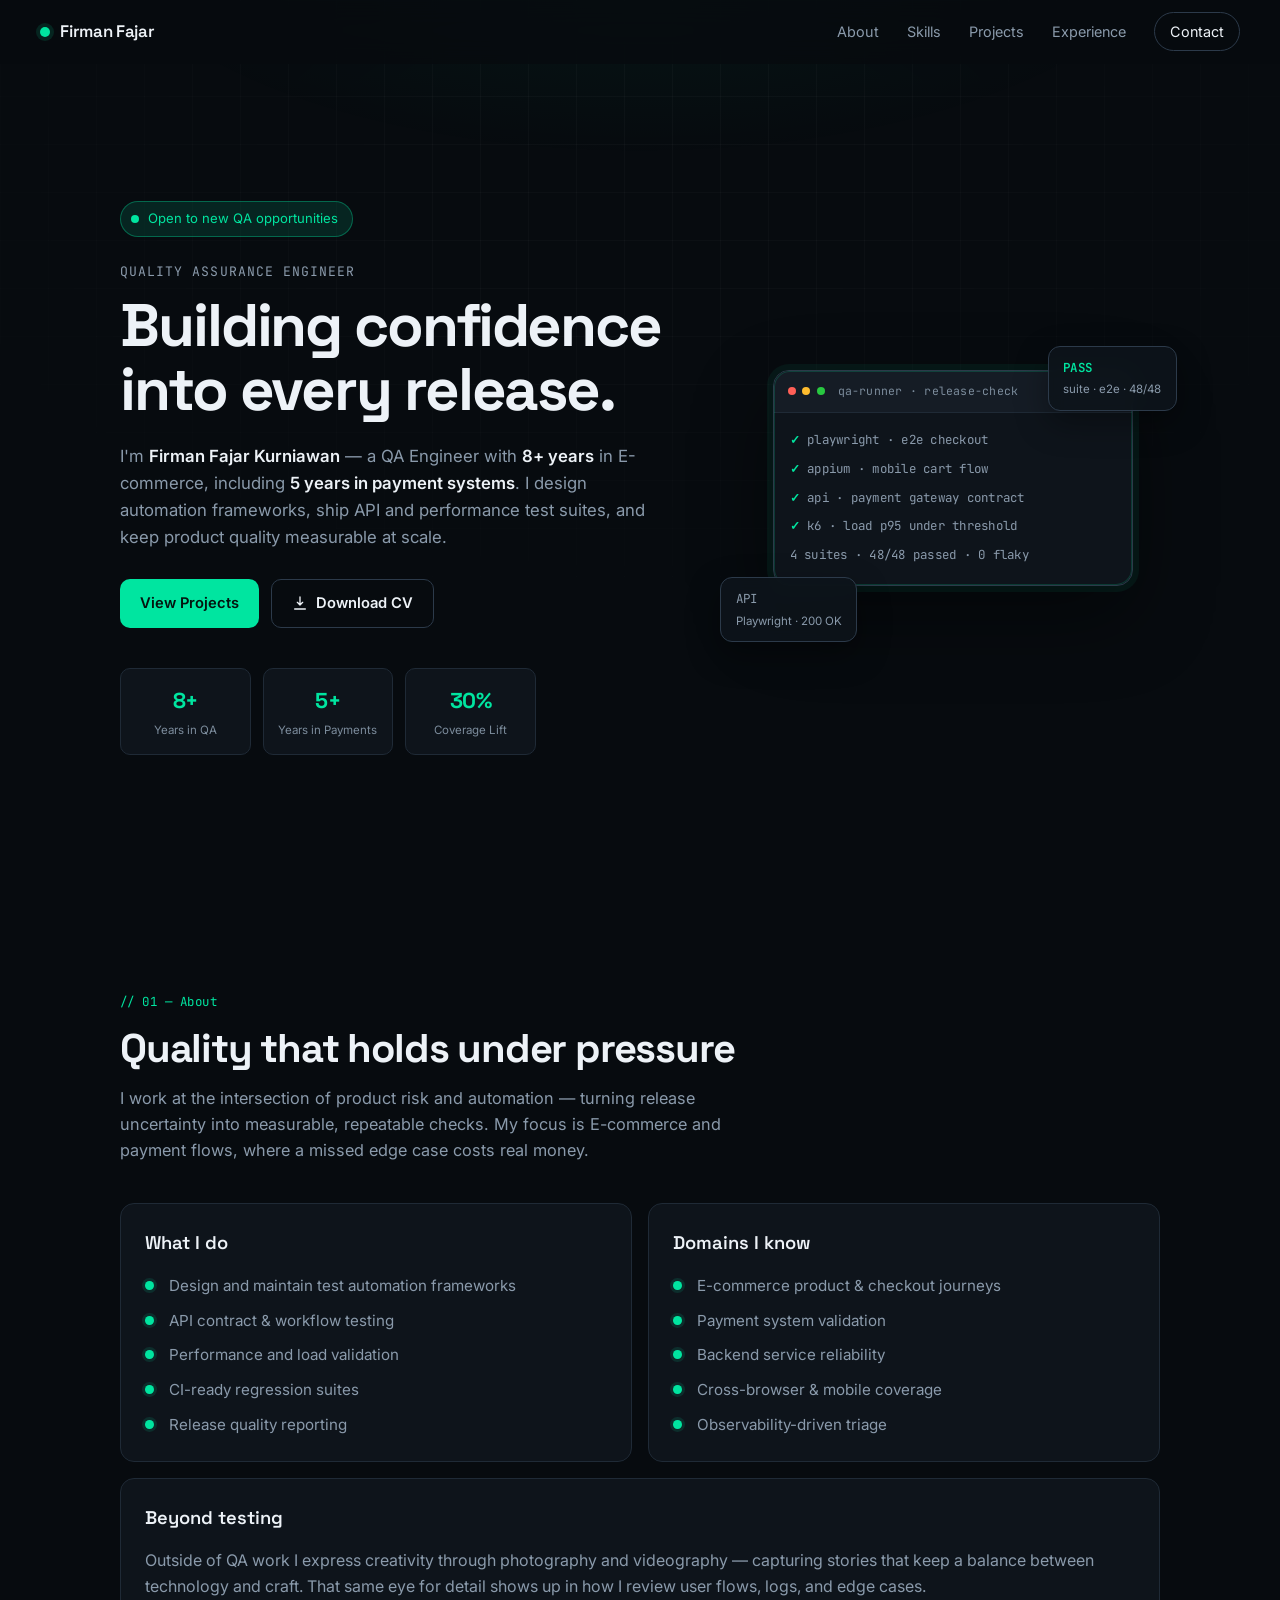
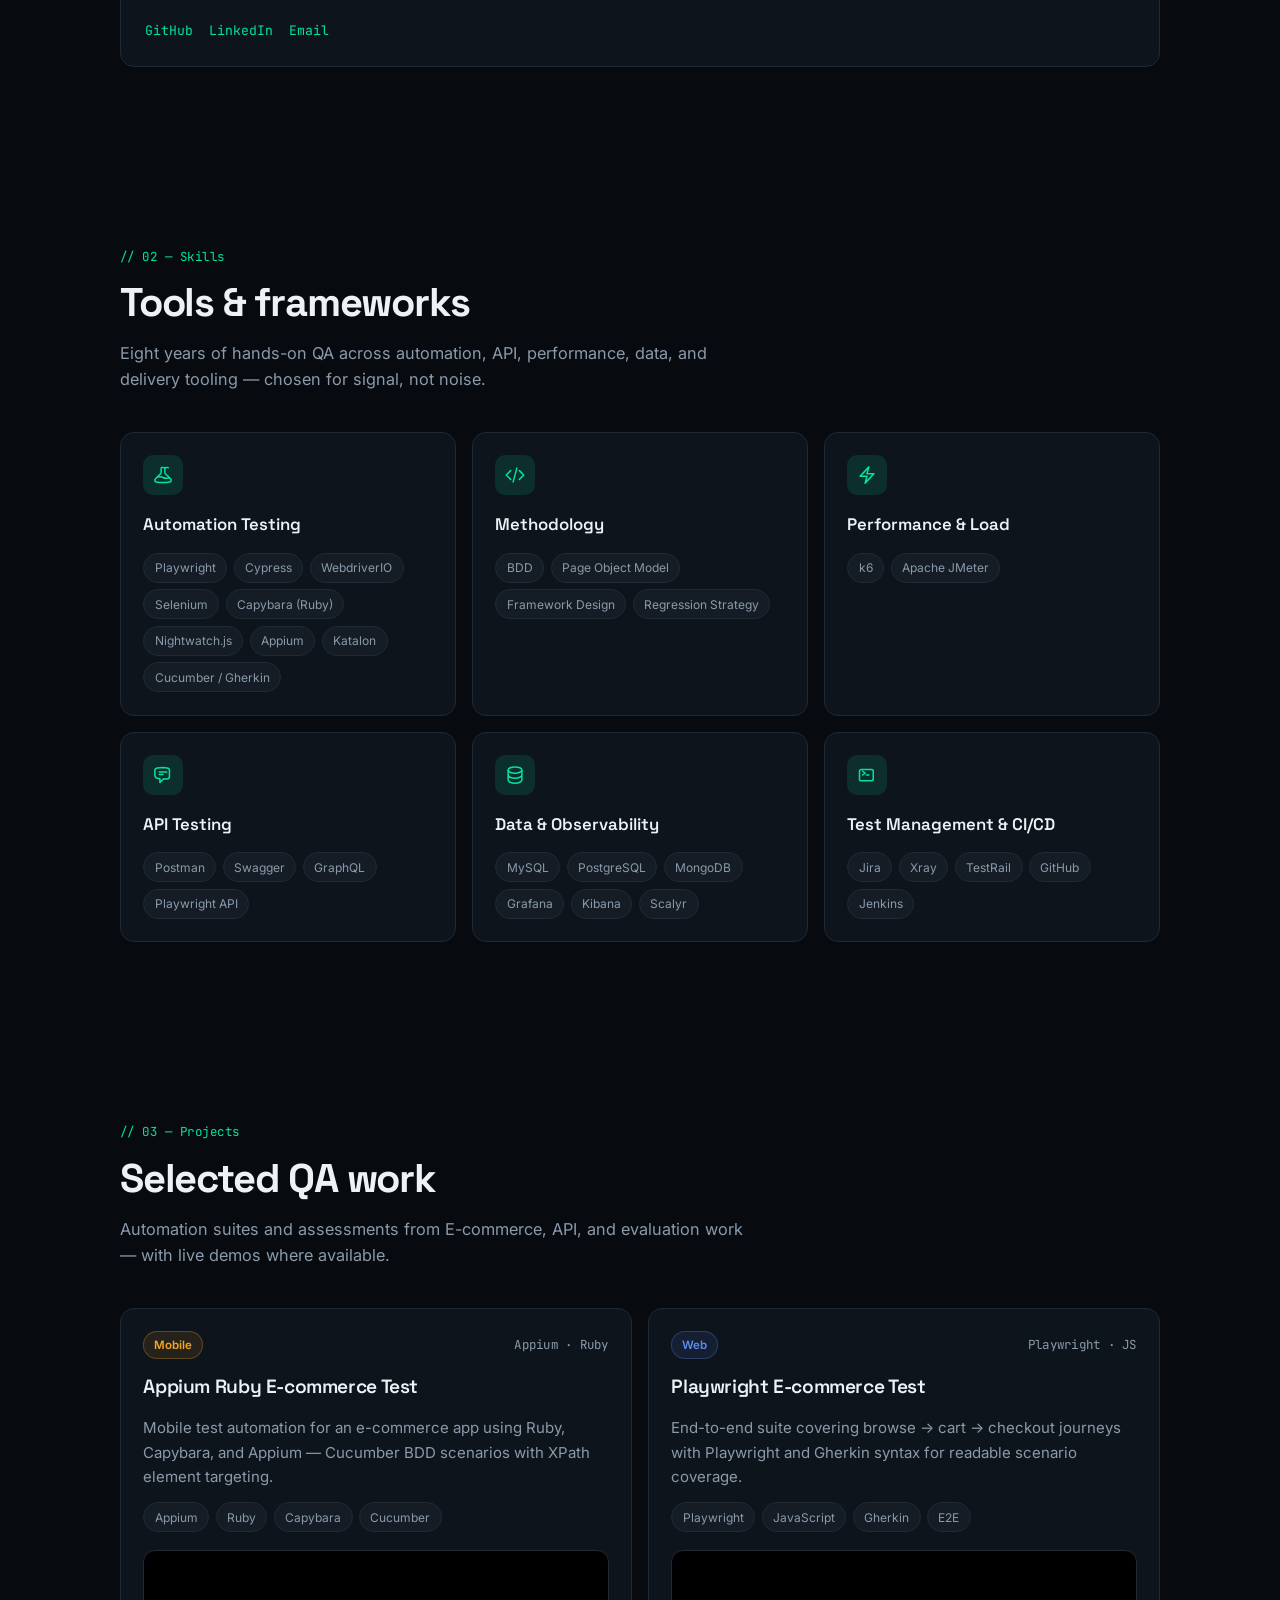
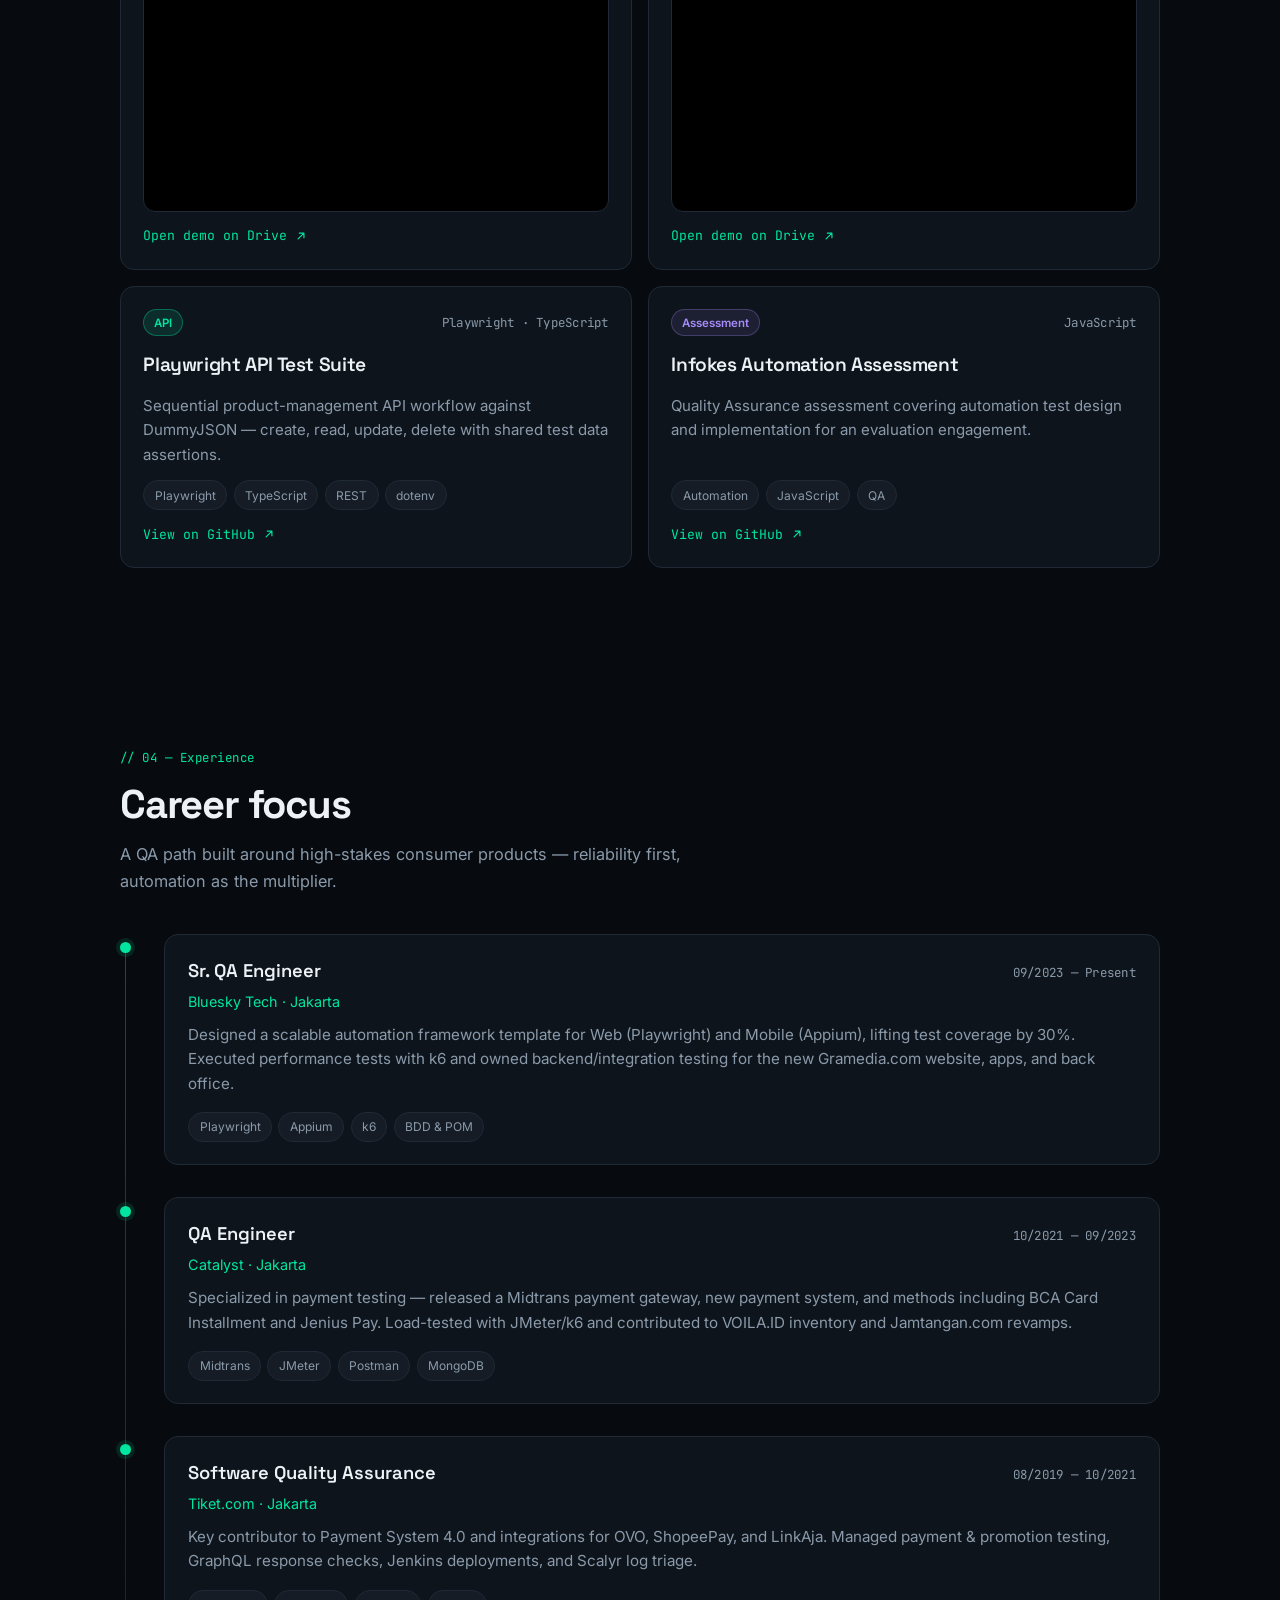
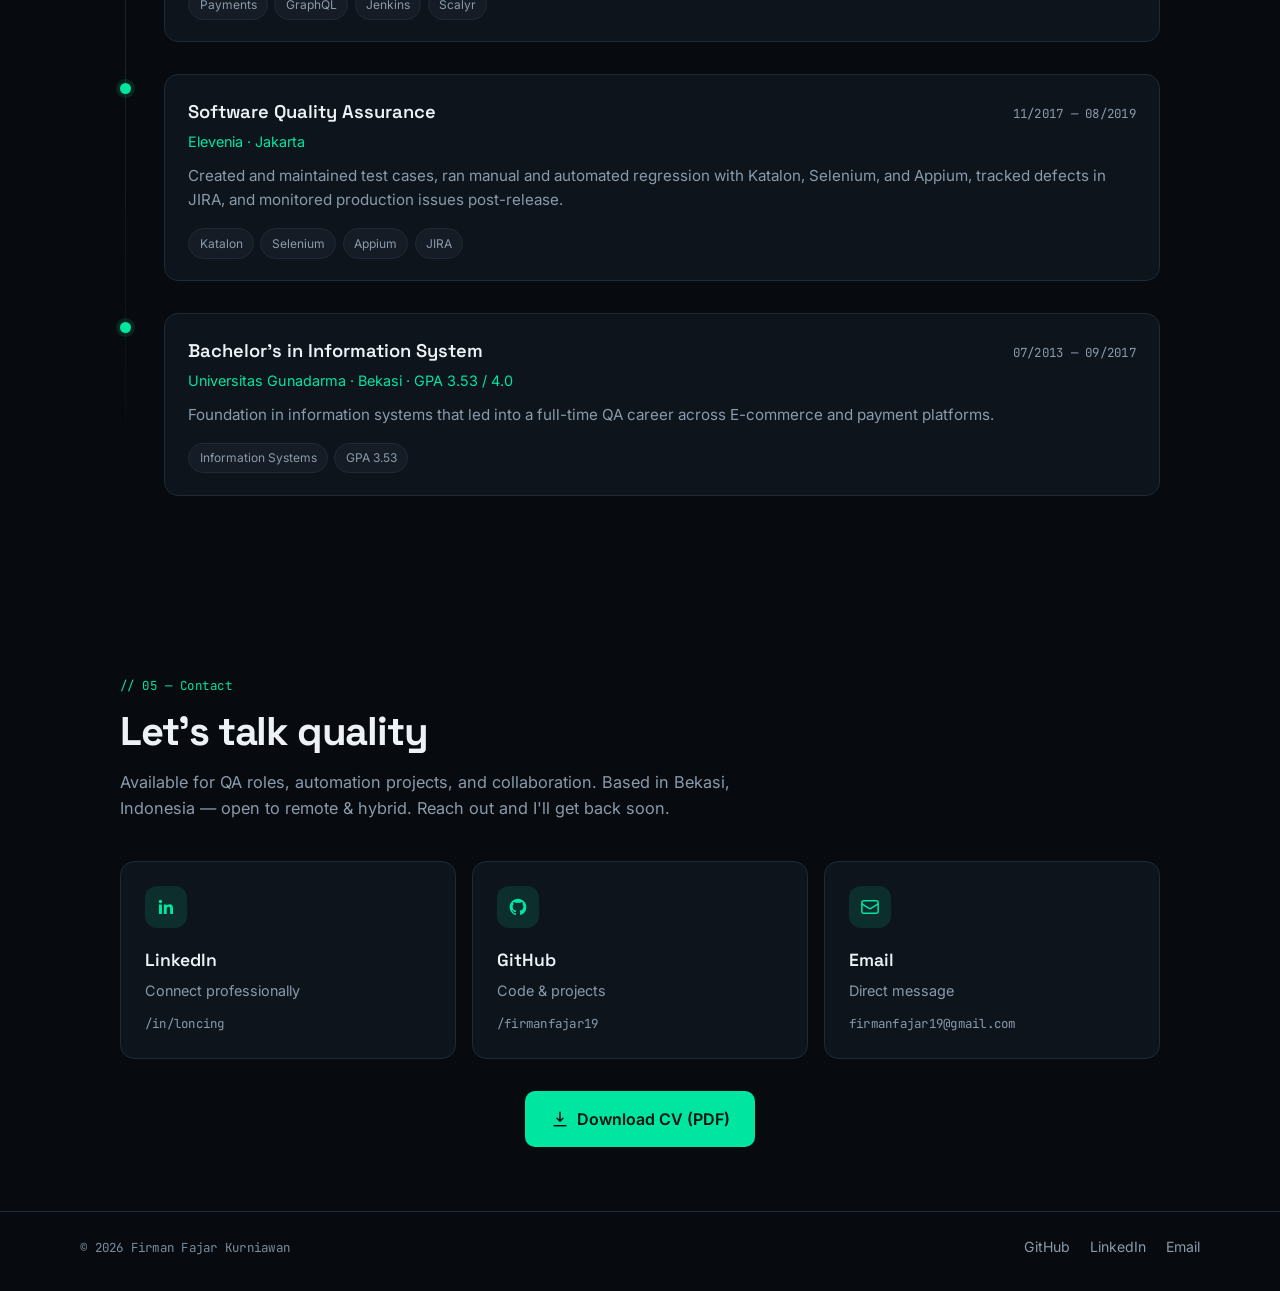
<file: index.html>
<!DOCTYPE html>
<html lang="en">
<head>
  <meta charset="UTF-8" />
  <meta name="viewport" content="width=device-width, initial-scale=1.0" />
  <title>Firman Fajar Kurniawan — QA Engineer</title>
  <meta name="description" content="QA Engineer with 8+ years of experience in E-commerce and payment systems. Test automation, API testing, performance testing." />
  <meta name="author" content="Firman Fajar Kurniawan" />
  <meta name="color-scheme" content="dark" />
  <meta property="og:title" content="Firman Fajar Kurniawan — QA Engineer" />
  <meta property="og:description" content="QA Engineer · 8+ years · E-commerce &amp; payment systems · Test automation" />
  <meta property="og:type" content="website" />
  <meta property="og:url" content="https://firmanfajar19.github.io/portofolio/" />
  <meta property="og:site_name" content="Firman Fajar Kurniawan" />
  <meta property="og:image" content="https://firmanfajar19.github.io/portofolio/assets/og-cover.png" />
  <meta property="og:image:width" content="1200" />
  <meta property="og:image:height" content="630" />
  <meta property="og:image:alt" content="Firman Fajar Kurniawan — QA Engineer, 8+ years in E-commerce and payment systems" />
  <meta name="twitter:card" content="summary_large_image" />
  <meta name="twitter:title" content="Firman Fajar Kurniawan — QA Engineer" />
  <meta name="twitter:description" content="QA Engineer · 8+ years · E-commerce &amp; payment systems · Test automation" />
  <meta name="twitter:image" content="https://firmanfajar19.github.io/portofolio/assets/og-cover.png" />
  <meta name="theme-color" content="#070B0F" />
  <link rel="icon" href="data:image/svg+xml,<svg xmlns='http://www.w3.org/2000/svg' viewBox='0 0 100 100'><rect width='100' height='100' rx='20' fill='%23070B0F'/><circle cx='50' cy='50' r='28' fill='none' stroke='%2300E5A0' stroke-width='6'/><path d='M32 52 L45 65 L70 38' fill='none' stroke='%2300E5A0' stroke-width='7' stroke-linecap='round' stroke-linejoin='round'/></svg>" />

  <link rel="preconnect" href="https://fonts.googleapis.com" />
  <link rel="preconnect" href="https://fonts.gstatic.com" crossorigin />
  <link href="https://fonts.googleapis.com/css2?family=Inter:wght@400;500;600;700&amp;family=JetBrains+Mono:wght@400;500;600&amp;family=Space+Grotesk:wght@500;600;700&amp;display=swap" rel="stylesheet" />
  <link rel="stylesheet" href="css/style.css" />
  <noscript><style>.reveal{opacity:1;transform:none}</style></noscript>
</head>
<body>
  <div class="grid-bg" aria-hidden="true"></div>

  <!-- Nav -->
  <header class="nav" id="top">
    <a href="#top" class="nav-logo">
      <span class="nav-logo-mark" aria-hidden="true"></span>
      Firman Fajar
    </a>
    <button class="nav-toggle" id="nav-toggle" aria-controls="nav-menu" aria-label="Open menu" aria-expanded="false">
      <span></span><span></span>
    </button>
    <nav class="nav-links" id="nav-menu">
      <a href="#about">About</a>
      <a href="#skills">Skills</a>
      <a href="#projects">Projects</a>
      <a href="#experience">Experience</a>
      <a href="#contact" class="nav-cta">Contact</a>
    </nav>
  </header>

  <main>
    <!-- Hero -->
    <section class="hero">
      <div class="hero-copy">
        <div class="status-pill reveal">
          <span class="status-dot" aria-hidden="true"></span>
          <span class="status-text">Open to new QA opportunities</span>
        </div>

        <p class="hero-kicker reveal">Quality Assurance Engineer</p>
        <h1 class="hero-title reveal">
          Building confidence<br />
          into every release.
        </h1>
        <p class="hero-lead reveal">
          I'm <strong>Firman Fajar Kurniawan</strong> — a QA Engineer with
          <strong>8+ years</strong> in E-commerce, including
          <strong>5 years in payment systems</strong>.
          I design automation frameworks, ship API and performance test suites,
          and keep product quality measurable at scale.
        </p>

        <div class="hero-actions reveal">
          <a href="#projects" class="btn btn-primary">View Projects</a>
          <a href="assets/Firman-Fajar-Kurniawan-QA-CV.pdf" class="btn btn-ghost" download>
            <svg width="16" height="16" viewBox="0 0 24 24" fill="none" stroke="currentColor" stroke-width="2" aria-hidden="true"><path d="M12 3v12m0 0l-4-4m4 4l4-4M4 21h16" stroke-linecap="round" stroke-linejoin="round"/></svg>
            Download CV
          </a>
        </div>

        <div class="hero-stats reveal">
          <div class="stat">
            <span class="stat-value">8+</span>
            <span class="stat-label">Years in QA</span>
          </div>
          <div class="stat">
            <span class="stat-value">5+</span>
            <span class="stat-label">Years in Payments</span>
          </div>
          <div class="stat">
            <span class="stat-value">30%</span>
            <span class="stat-label">Coverage Lift</span>
          </div>
        </div>
      </div>

      <div class="hero-visual reveal">
        <div class="console-frame" aria-hidden="true">
          <div class="console-bar">
            <span class="console-dot"></span>
            <span class="console-dot"></span>
            <span class="console-dot"></span>
            <span class="mono console-title">qa-runner · release-check</span>
          </div>
          <div class="console-body">
            <p class="mono"><span class="pass">✓</span> playwright · e2e checkout</p>
            <p class="mono"><span class="pass">✓</span> appium · mobile cart flow</p>
            <p class="mono"><span class="pass">✓</span> api · payment gateway contract</p>
            <p class="mono"><span class="pass">✓</span> k6 · load p95 under threshold</p>
            <p class="mono muted">4 suites · 48/48 passed · 0 flaky</p>
          </div>
        </div>
        <div class="float-card float-card-1">
          <span class="mono pass">PASS</span>
          <span>suite · e2e · 48/48</span>
        </div>
        <div class="float-card float-card-2">
          <span class="mono">API</span>
          <span>Playwright · 200 OK</span>
        </div>
      </div>
    </section>

    <!-- About -->
    <section class="section" id="about">
      <div class="section-head reveal">
        <span class="section-tag">// 01 — About</span>
        <h2>Quality that holds under pressure</h2>
        <p>
          I work at the intersection of product risk and automation — turning
          release uncertainty into measurable, repeatable checks. My focus is
          E-commerce and payment flows, where a missed edge case costs real money.
        </p>
      </div>

      <div class="about-grid">
        <article class="about-card reveal">
          <h3>What I do</h3>
          <ul class="check-list">
            <li>Design and maintain test automation frameworks</li>
            <li>API contract & workflow testing</li>
            <li>Performance and load validation</li>
            <li>CI-ready regression suites</li>
            <li>Release quality reporting</li>
          </ul>
        </article>
        <article class="about-card reveal">
          <h3>Domains I know</h3>
          <ul class="check-list">
            <li>E-commerce product & checkout journeys</li>
            <li>Payment system validation</li>
            <li>Backend service reliability</li>
            <li>Cross-browser & mobile coverage</li>
            <li>Observability-driven triage</li>
          </ul>
        </article>
        <article class="about-card about-card-wide reveal">
          <h3>Beyond testing</h3>
          <p>
            Outside of QA work I express creativity through photography and
            videography — capturing stories that keep a balance between
            technology and craft. That same eye for detail shows up in how I
            review user flows, logs, and edge cases.
          </p>
          <div class="link-row">
            <a href="https://github.com/firmanfajar19" target="_blank" rel="noopener noreferrer">GitHub</a>
            <a href="https://www.linkedin.com/in/loncing" target="_blank" rel="noopener noreferrer">LinkedIn</a>
            <a href="mailto:firmanfajar19@gmail.com">Email</a>
          </div>
        </article>
      </div>
    </section>

    <!-- Skills -->
    <section class="section" id="skills">
      <div class="section-head reveal">
        <span class="section-tag">// 02 — Skills</span>
        <h2>Tools & frameworks</h2>
        <p>
          Eight years of hands-on QA across automation, API, performance,
          data, and delivery tooling — chosen for signal, not noise.
        </p>
      </div>

      <div class="skills-grid">
        <article class="skill-card reveal">
          <div class="skill-icon" aria-hidden="true">
            <svg viewBox="0 0 24 24" fill="none" stroke="currentColor" stroke-width="1.8"><path d="M9.75 3.1v5.7a2.25 2.25 0 0 1-.66 1.59L5 14.5M9.75 3.1A24 24 0 0 1 14.25 3.2m0 0v5.7c0 .6.24 1.17.66 1.59L19.8 15.3M14.25 3.2A24 24 0 0 1 19 3.2M19.8 15.3l-1.57.39A9 9 0 0 1 12 15a9 9 0 0 0-6.23-.7L5 14.5m14.8.8 1.4 1.4c1.23 1.23.65 3.32-1.07 3.61A48 48 0 0 1 12 21a48 48 0 0 1-8.13-.69c-1.72-.29-2.3-2.38-1.07-3.61L5 14.5"/></svg>
          </div>
          <h3>Automation Testing</h3>
          <div class="chips">
            <span>Playwright</span>
            <span>Cypress</span>
            <span>WebdriverIO</span>
            <span>Selenium</span>
            <span>Capybara (Ruby)</span>
            <span>Nightwatch.js</span>
            <span>Appium</span>
            <span>Katalon</span>
            <span>Cucumber / Gherkin</span>
          </div>
        </article>

        <article class="skill-card reveal">
          <div class="skill-icon" aria-hidden="true">
            <svg viewBox="0 0 24 24" fill="none" stroke="currentColor" stroke-width="1.8"><path d="M17.25 6.75 22.5 12l-5.25 5.25m-10.5 0L1.5 12l5.25-5.25m7.5-3-4.5 16.5" stroke-linecap="round" stroke-linejoin="round"/></svg>
          </div>
          <h3>Methodology</h3>
          <div class="chips">
            <span>BDD</span>
            <span>Page Object Model</span>
            <span>Framework Design</span>
            <span>Regression Strategy</span>
          </div>
        </article>

        <article class="skill-card reveal">
          <div class="skill-icon" aria-hidden="true">
            <svg viewBox="0 0 24 24" fill="none" stroke="currentColor" stroke-width="1.8"><path d="M3.75 13.5 14.25 2.25 12 10.5h8.25L9.75 21.75 12 13.5H3.75z" stroke-linejoin="round"/></svg>
          </div>
          <h3>Performance & Load</h3>
          <div class="chips">
            <span>k6</span>
            <span>Apache JMeter</span>
          </div>
        </article>

        <article class="skill-card reveal">
          <div class="skill-icon" aria-hidden="true">
            <svg viewBox="0 0 24 24" fill="none" stroke="currentColor" stroke-width="1.8"><path d="M7.5 8.25h9m-9 3H12m-9.75 1.51A3.75 3.75 0 0 0 5 16c1.09.16 2.18.28 3.29.37V21l4.08-4.08c.33-.33.62-.57 1.03-.44 1.2.24 2.4.4 3.6.4 1.58-.23 2.7-1.63 2.7-3.23V6.74c0-1.6-1.12-3-2.71-3.23A48 48 0 0 0 12 3c-2.39 0-4.74.18-7.04.51C3.37 3.75 2.25 5.14 2.25 6.74v6.02z" stroke-linecap="round" stroke-linejoin="round"/></svg>
          </div>
          <h3>API Testing</h3>
          <div class="chips">
            <span>Postman</span>
            <span>Swagger</span>
            <span>GraphQL</span>
            <span>Playwright API</span>
          </div>
        </article>

        <article class="skill-card reveal">
          <div class="skill-icon" aria-hidden="true">
            <svg viewBox="0 0 24 24" fill="none" stroke="currentColor" stroke-width="1.8"><ellipse cx="12" cy="6" rx="8.25" ry="3.75"/><path d="M3.75 6v12c0 2.07 3.69 3.75 8.25 3.75s8.25-1.68 8.25-3.75V6M20.25 12c0 2.07-3.69 3.75-8.25 3.75S3.75 14.07 3.75 12"/></svg>
          </div>
          <h3>Data & Observability</h3>
          <div class="chips">
            <span>MySQL</span>
            <span>PostgreSQL</span>
            <span>MongoDB</span>
            <span>Grafana</span>
            <span>Kibana</span>
            <span>Scalyr</span>
          </div>
        </article>

        <article class="skill-card reveal">
          <div class="skill-icon" aria-hidden="true">
            <svg viewBox="0 0 24 24" fill="none" stroke="currentColor" stroke-width="1.8"><path d="M6.75 7.5 9.75 9.75 6.75 12m4.5 0h3M3.75 18.75h13.5A2.25 2.25 0 0 0 19.5 16.5V7.5a2.25 2.25 0 0 0-2.25-2.25H5.25A2.25 2.25 0 0 0 3 7.5v9a2.25 2.25 0 0 0 .75 2.25z" stroke-linecap="round" stroke-linejoin="round"/></svg>
          </div>
          <h3>Test Management & CI/CD</h3>
          <div class="chips">
            <span>Jira</span>
            <span>Xray</span>
            <span>TestRail</span>
            <span>GitHub</span>
            <span>Jenkins</span>
          </div>
        </article>
      </div>
    </section>

    <!-- Projects -->
    <section class="section" id="projects">
      <div class="section-head reveal">
        <span class="section-tag">// 03 — Projects</span>
        <h2>Selected QA work</h2>
        <p>
          Automation suites and assessments from E-commerce, API, and
          evaluation work — with live demos where available.
        </p>
      </div>

      <div class="projects-grid">
        <article class="project-card reveal">
          <div class="project-meta">
            <span class="badge badge-mobile">Mobile</span>
            <span class="mono muted">Appium · Ruby</span>
          </div>
          <h3>Appium Ruby E-commerce Test</h3>
          <p>
            Mobile test automation for an e-commerce app using Ruby, Capybara,
            and Appium — Cucumber BDD scenarios with XPath element targeting.
          </p>
          <div class="chips">
            <span>Appium</span>
            <span>Ruby</span>
            <span>Capybara</span>
            <span>Cucumber</span>
          </div>
          <div class="project-demo">
            <iframe
              src="https://drive.google.com/file/d/1FfJqNCVVrptJxOEvY2rBLUPvgKOkKi7CLQJrWr-yRXY/preview"
              title="Appium Ruby e-commerce test demo"
              loading="lazy"
              allow="autoplay; encrypted-media"
              allowfullscreen
              referrerpolicy="origin"></iframe>
          </div>
          <a class="project-link" href="https://drive.google.com/file/d/1FfJqNCVVrptJxOEvY2rBLUPvgKOkKi7CLQJrWr-yRXY/view" target="_blank" rel="noopener noreferrer">
            Open demo on Drive
            <svg width="14" height="14" viewBox="0 0 24 24" fill="none" stroke="currentColor" stroke-width="2" aria-hidden="true"><path d="M7 17 17 7M9 7h8v8" stroke-linecap="round" stroke-linejoin="round"/></svg>
          </a>
        </article>

        <article class="project-card reveal">
          <div class="project-meta">
            <span class="badge badge-web">Web</span>
            <span class="mono muted">Playwright · JS</span>
          </div>
          <h3>Playwright E-commerce Test</h3>
          <p>
            End-to-end suite covering browse → cart → checkout journeys with
            Playwright and Gherkin syntax for readable scenario coverage.
          </p>
          <div class="chips">
            <span>Playwright</span>
            <span>JavaScript</span>
            <span>Gherkin</span>
            <span>E2E</span>
          </div>
          <div class="project-demo">
            <iframe
              src="https://drive.google.com/file/d/1Mp4tqh6NKSdGumTyFZJbcwNL9knYQKKafLrTeOX69ZU/preview"
              title="Playwright e-commerce test demo"
              loading="lazy"
              allow="autoplay; encrypted-media"
              allowfullscreen
              referrerpolicy="origin"></iframe>
          </div>
          <a class="project-link" href="https://drive.google.com/file/d/1Mp4tqh6NKSdGumTyFZJbcwNL9knYQKKafLrTeOX69ZU/view" target="_blank" rel="noopener noreferrer">
            Open demo on Drive
            <svg width="14" height="14" viewBox="0 0 24 24" fill="none" stroke="currentColor" stroke-width="2" aria-hidden="true"><path d="M7 17 17 7M9 7h8v8" stroke-linecap="round" stroke-linejoin="round"/></svg>
          </a>
        </article>

        <article class="project-card reveal">
          <div class="project-meta">
            <span class="badge badge-api">API</span>
            <span class="mono muted">Playwright · TypeScript</span>
          </div>
          <h3>Playwright API Test Suite</h3>
          <p>
            Sequential product-management API workflow against DummyJSON —
            create, read, update, delete with shared test data assertions.
          </p>
          <div class="chips">
            <span>Playwright</span>
            <span>TypeScript</span>
            <span>REST</span>
            <span>dotenv</span>
          </div>
          <a class="project-link" href="https://github.com/firmanfajar19/playwright-api-test" target="_blank" rel="noopener noreferrer">
            View on GitHub
            <svg width="14" height="14" viewBox="0 0 24 24" fill="none" stroke="currentColor" stroke-width="2" aria-hidden="true"><path d="M7 17 17 7M9 7h8v8" stroke-linecap="round" stroke-linejoin="round"/></svg>
          </a>
        </article>

        <article class="project-card reveal">
          <div class="project-meta">
            <span class="badge badge-assess">Assessment</span>
            <span class="mono muted">JavaScript</span>
          </div>
          <h3>Infokes Automation Assessment</h3>
          <p>
            Quality Assurance assessment covering automation test design and
            implementation for an evaluation engagement.
          </p>
          <div class="chips">
            <span>Automation</span>
            <span>JavaScript</span>
            <span>QA</span>
          </div>
          <a class="project-link" href="https://github.com/firmanfajar19/assessment-infokes" target="_blank" rel="noopener noreferrer">
            View on GitHub
            <svg width="14" height="14" viewBox="0 0 24 24" fill="none" stroke="currentColor" stroke-width="2" aria-hidden="true"><path d="M7 17 17 7M9 7h8v8" stroke-linecap="round" stroke-linejoin="round"/></svg>
          </a>
        </article>
      </div>
    </section>

    <!-- Experience -->
    <section class="section" id="experience">
      <div class="section-head reveal">
        <span class="section-tag">// 04 — Experience</span>
        <h2>Career focus</h2>
        <p>
          A QA path built around high-stakes consumer products — reliability
          first, automation as the multiplier.
        </p>
      </div>

      <div class="timeline">
        <article class="timeline-item reveal">
          <div class="timeline-dot" aria-hidden="true"></div>
          <div class="timeline-body">
            <div class="timeline-top">
              <h3>Sr. QA Engineer</h3>
              <span class="mono muted">09/2023 — Present</span>
            </div>
            <p class="timeline-org">Bluesky Tech · Jakarta</p>
            <p>
              Designed a scalable automation framework template for Web (Playwright)
              and Mobile (Appium), lifting test coverage by 30%. Executed performance
              tests with k6 and owned backend/integration testing for the new
              Gramedia.com website, apps, and back office.
            </p>
            <div class="chips">
              <span>Playwright</span>
              <span>Appium</span>
              <span>k6</span>
              <span>BDD &amp; POM</span>
            </div>
          </div>
        </article>

        <article class="timeline-item reveal">
          <div class="timeline-dot" aria-hidden="true"></div>
          <div class="timeline-body">
            <div class="timeline-top">
              <h3>QA Engineer</h3>
              <span class="mono muted">10/2021 — 09/2023</span>
            </div>
            <p class="timeline-org">Catalyst · Jakarta</p>
            <p>
              Specialized in payment testing — released a Midtrans payment gateway,
              new payment system, and methods including BCA Card Installment and
              Jenius Pay. Load-tested with JMeter/k6 and contributed to VOILA.ID
              inventory and Jamtangan.com revamps.
            </p>
            <div class="chips">
              <span>Midtrans</span>
              <span>JMeter</span>
              <span>Postman</span>
              <span>MongoDB</span>
            </div>
          </div>
        </article>

        <article class="timeline-item reveal">
          <div class="timeline-dot" aria-hidden="true"></div>
          <div class="timeline-body">
            <div class="timeline-top">
              <h3>Software Quality Assurance</h3>
              <span class="mono muted">08/2019 — 10/2021</span>
            </div>
            <p class="timeline-org">Tiket.com · Jakarta</p>
            <p>
              Key contributor to Payment System 4.0 and integrations for OVO,
              ShopeePay, and LinkAja. Managed payment &amp; promotion testing,
              GraphQL response checks, Jenkins deployments, and Scalyr log triage.
            </p>
            <div class="chips">
              <span>Payments</span>
              <span>GraphQL</span>
              <span>Jenkins</span>
              <span>Scalyr</span>
            </div>
          </div>
        </article>

        <article class="timeline-item reveal">
          <div class="timeline-dot" aria-hidden="true"></div>
          <div class="timeline-body">
            <div class="timeline-top">
              <h3>Software Quality Assurance</h3>
              <span class="mono muted">11/2017 — 08/2019</span>
            </div>
            <p class="timeline-org">Elevenia · Jakarta</p>
            <p>
              Created and maintained test cases, ran manual and automated regression
              with Katalon, Selenium, and Appium, tracked defects in JIRA, and
              monitored production issues post-release.
            </p>
            <div class="chips">
              <span>Katalon</span>
              <span>Selenium</span>
              <span>Appium</span>
              <span>JIRA</span>
            </div>
          </div>
        </article>

        <article class="timeline-item reveal">
          <div class="timeline-dot" aria-hidden="true"></div>
          <div class="timeline-body">
            <div class="timeline-top">
              <h3>Bachelor's in Information System</h3>
              <span class="mono muted">07/2013 — 09/2017</span>
            </div>
            <p class="timeline-org">Universitas Gunadarma · Bekasi · GPA 3.53 / 4.0</p>
            <p>
              Foundation in information systems that led into a full-time QA career
              across E-commerce and payment platforms.
            </p>
            <div class="chips">
              <span>Information Systems</span>
              <span>GPA 3.53</span>
            </div>
          </div>
        </article>
      </div>
    </section>

    <!-- Contact -->
    <section class="section section-contact" id="contact">
      <div class="section-head reveal">
        <span class="section-tag">// 05 — Contact</span>
        <h2>Let's talk quality</h2>
        <p>
          Available for QA roles, automation projects, and collaboration.
          Based in Bekasi, Indonesia — open to remote &amp; hybrid. Reach out and I'll get back soon.
        </p>
      </div>

      <div class="contact-grid">
        <a class="contact-card reveal" href="https://www.linkedin.com/in/loncing" target="_blank" rel="noopener noreferrer">
          <div class="contact-icon" aria-hidden="true">
            <svg viewBox="0 0 24 24" fill="currentColor"><path d="M20.45 20.45h-3.55v-5.57c0-1.33-.03-3.04-1.85-3.04-1.86 0-2.14 1.45-2.14 2.94v5.67H9.35V9h3.41v1.56h.05c.48-.9 1.64-1.85 3.37-1.85 3.6 0 4.27 2.37 4.27 5.46v6.28zM5.34 7.43a2.06 2.06 0 1 1 0-4.13 2.06 2.06 0 0 1 0 4.13zM7.12 20.45H3.56V9h3.56v11.45z"/></svg>
          </div>
          <h3>LinkedIn</h3>
          <p>Connect professionally</p>
          <span class="mono muted">/in/loncing</span>
        </a>

        <a class="contact-card reveal" href="https://github.com/firmanfajar19" target="_blank" rel="noopener noreferrer">
          <div class="contact-icon" aria-hidden="true">
            <svg viewBox="0 0 24 24" fill="currentColor"><path fill-rule="evenodd" d="M12 2C6.48 2 2 6.48 2 12.02c0 4.42 2.87 8.18 6.84 9.5.5.09.68-.22.68-.48 0-.24-.01-.87-.01-1.7-2.78.6-3.37-1.34-3.37-1.34-.45-1.16-1.11-1.47-1.11-1.47-.91-.62.07-.61.07-.61 1 .07 1.53 1.03 1.53 1.03.89 1.53 2.34 1.09 2.91.83.09-.65.35-1.09.63-1.34-2.22-.25-4.55-1.11-4.55-4.94 0-1.1.39-1.99 1.03-2.69-.1-.25-.45-1.27.1-2.65 0 0 .84-.27 2.75 1.02A9.56 9.56 0 0 1 12 6.84c.85 0 1.7.11 2.5.33 1.91-1.29 2.75-1.02 2.75-1.02.55 1.38.2 2.4.1 2.65.64.7 1.03 1.59 1.03 2.69 0 3.84-2.34 4.69-4.57 4.94.36.31.68.92.68 1.85 0 1.34-.01 2.42-.01 2.75 0 .26.18.58.69.48A10.02 10.02 0 0 0 22 12.02C22 6.48 17.52 2 12 2z"/></svg>
          </div>
          <h3>GitHub</h3>
          <p>Code & projects</p>
          <span class="mono muted">/firmanfajar19</span>
        </a>

        <a class="contact-card reveal" href="mailto:firmanfajar19@gmail.com">
          <div class="contact-icon" aria-hidden="true">
            <svg viewBox="0 0 24 24" fill="none" stroke="currentColor" stroke-width="1.8"><path d="M21.75 6.75v10.5a2.25 2.25 0 0 1-2.25 2.25h-15a2.25 2.25 0 0 1-2.25-2.25V6.75m19.5 0A2.25 2.25 0 0 0 19.5 4.5h-15a2.25 2.25 0 0 0-2.25 2.25m19.5 0v.24a2.25 2.25 0 0 1-1.07 1.92l-7.5 4.61a2.25 2.25 0 0 1-2.36 0L3.32 8.91a2.25 2.25 0 0 1-1.07-1.92V6.75"/></svg>
          </div>
          <h3>Email</h3>
          <p>Direct message</p>
          <span class="mono muted">firmanfajar19@gmail.com</span>
        </a>
      </div>

      <div class="contact-cta reveal">
        <a href="assets/Firman-Fajar-Kurniawan-QA-CV.pdf" download class="btn btn-primary btn-lg">
          <svg width="18" height="18" viewBox="0 0 24 24" fill="none" stroke="currentColor" stroke-width="2" aria-hidden="true"><path d="M12 3v12m0 0l-4-4m4 4l4-4M4 21h16" stroke-linecap="round" stroke-linejoin="round"/></svg>
          Download CV (PDF)
        </a>
      </div>
    </section>
  </main>

  <footer class="footer">
    <div class="footer-inner">
      <p class="mono">© <span id="year">2026</span> Firman Fajar Kurniawan</p>
      <div class="footer-links">
        <a href="https://github.com/firmanfajar19" target="_blank" rel="noopener noreferrer">GitHub</a>
        <a href="https://www.linkedin.com/in/loncing" target="_blank" rel="noopener noreferrer">LinkedIn</a>
        <a href="mailto:firmanfajar19@gmail.com">Email</a>
      </div>
    </div>
  </footer>

  <script src="js/main.js"></script>
</body>
</html>
</file>
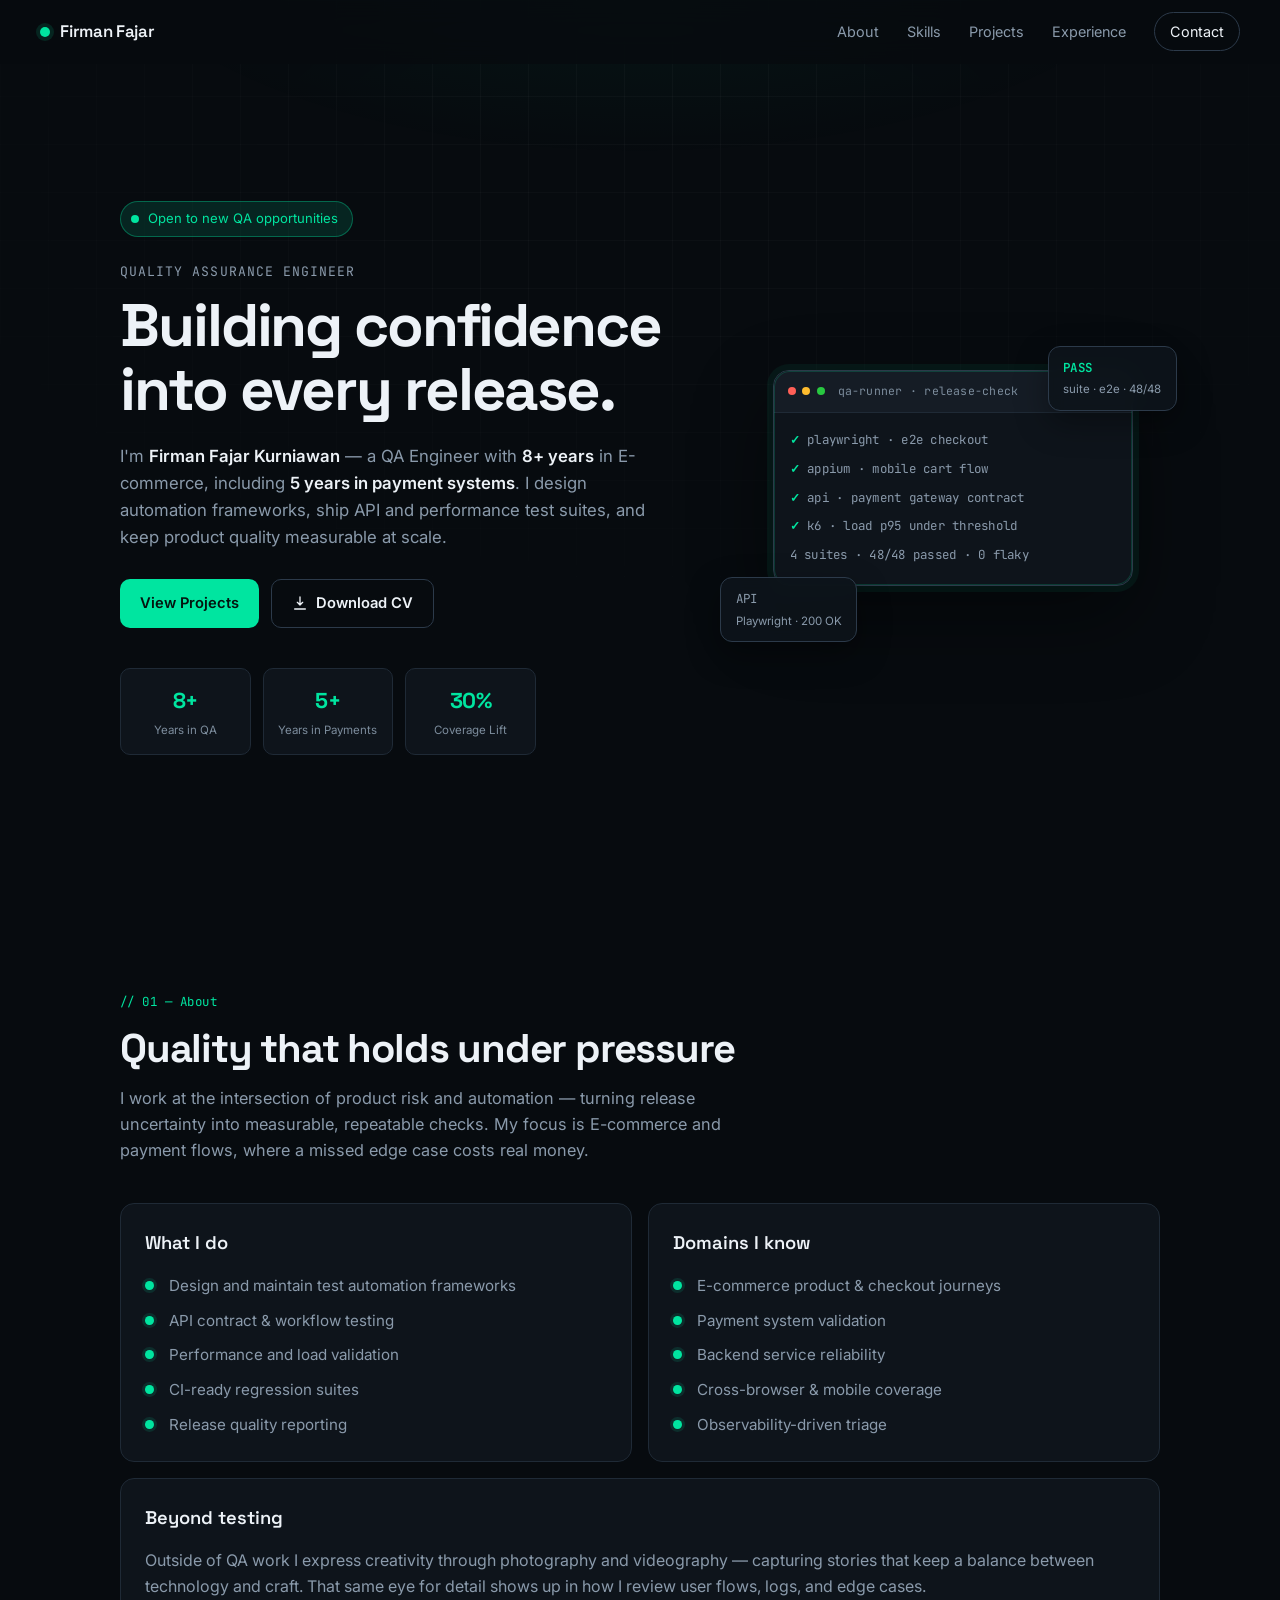
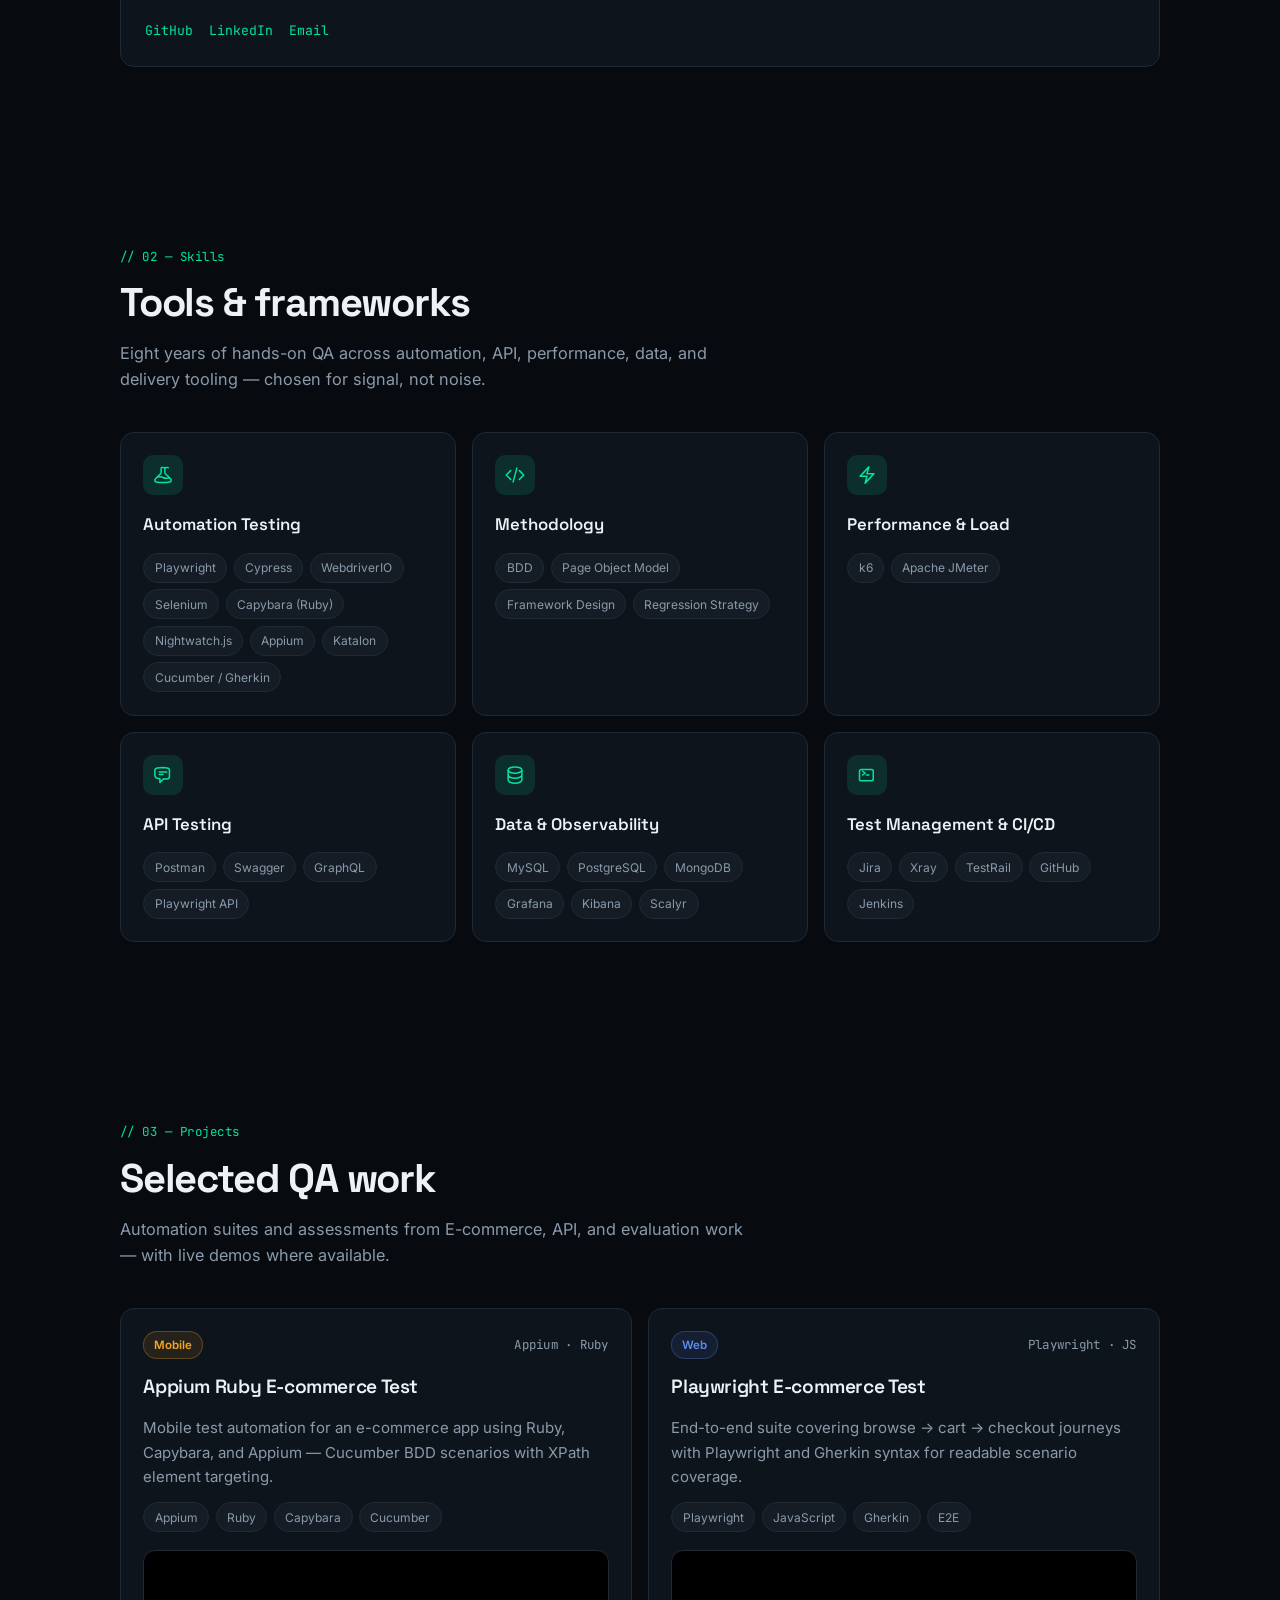
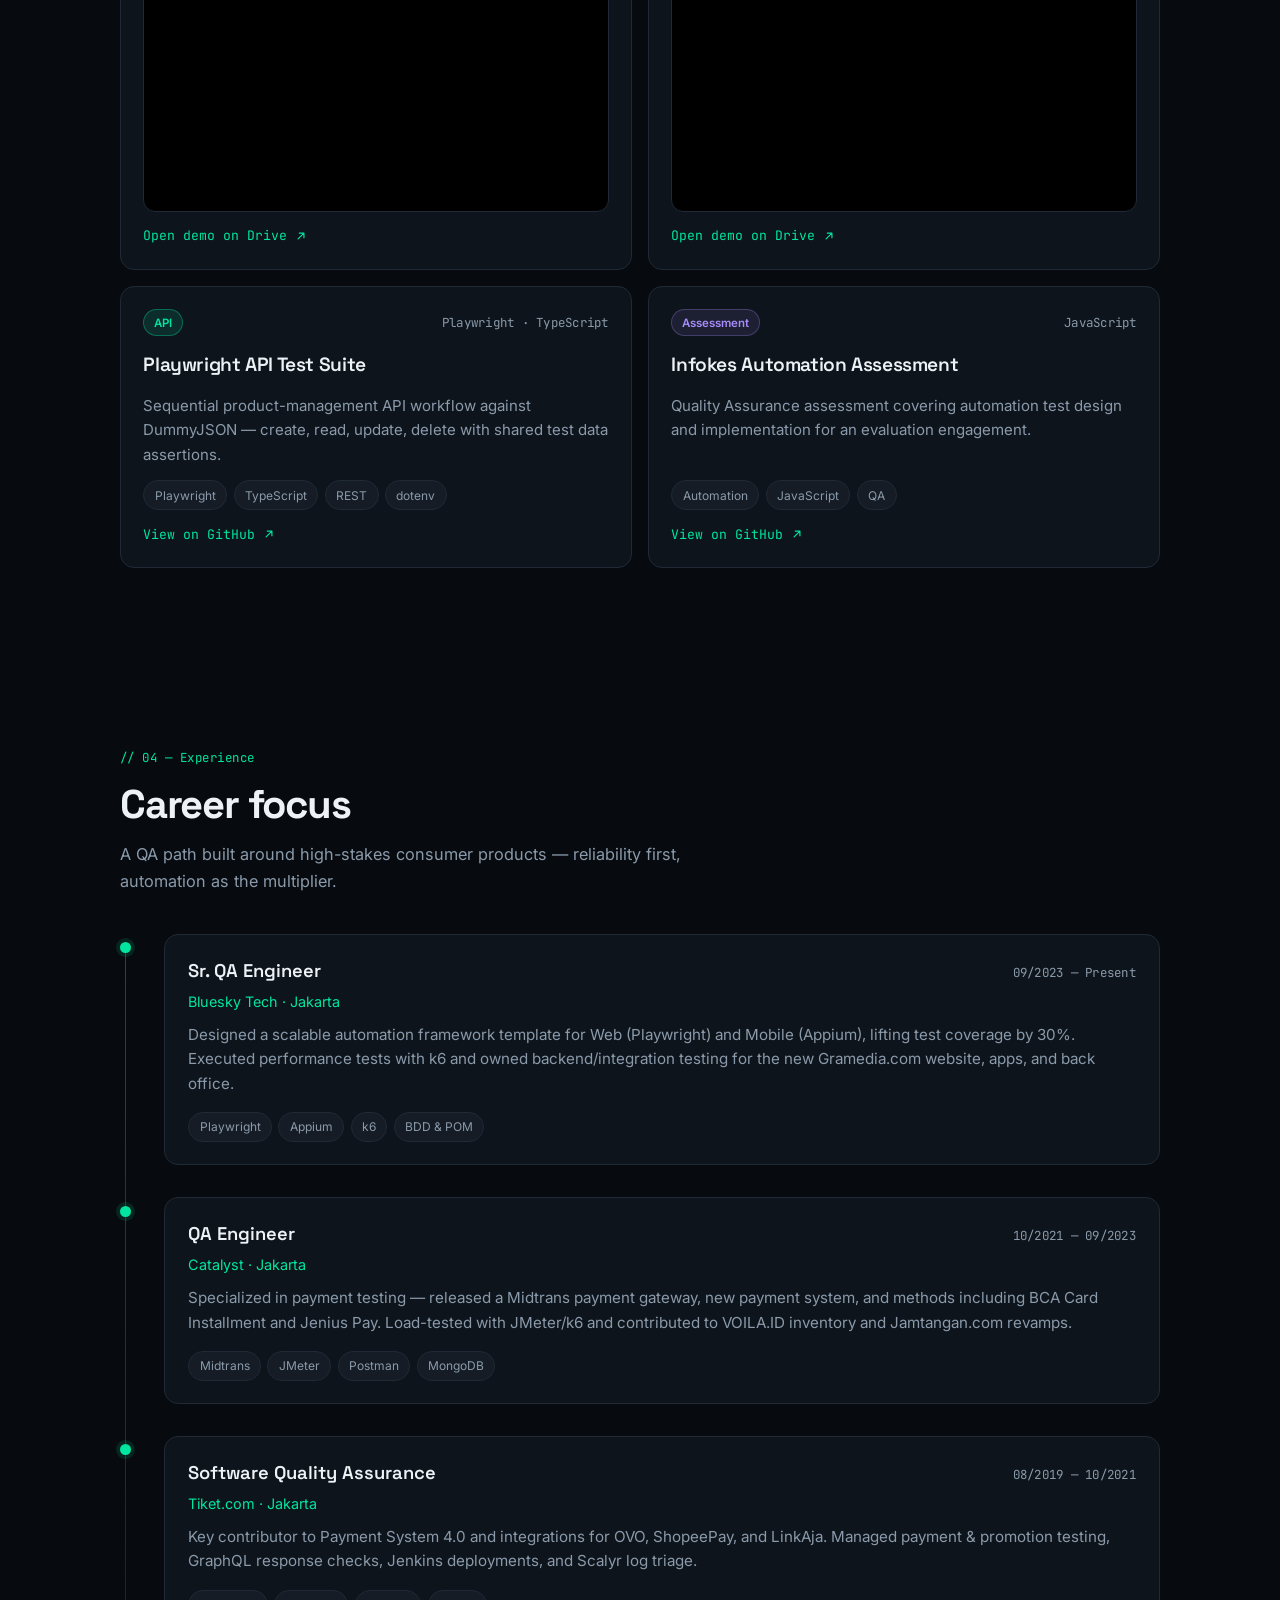
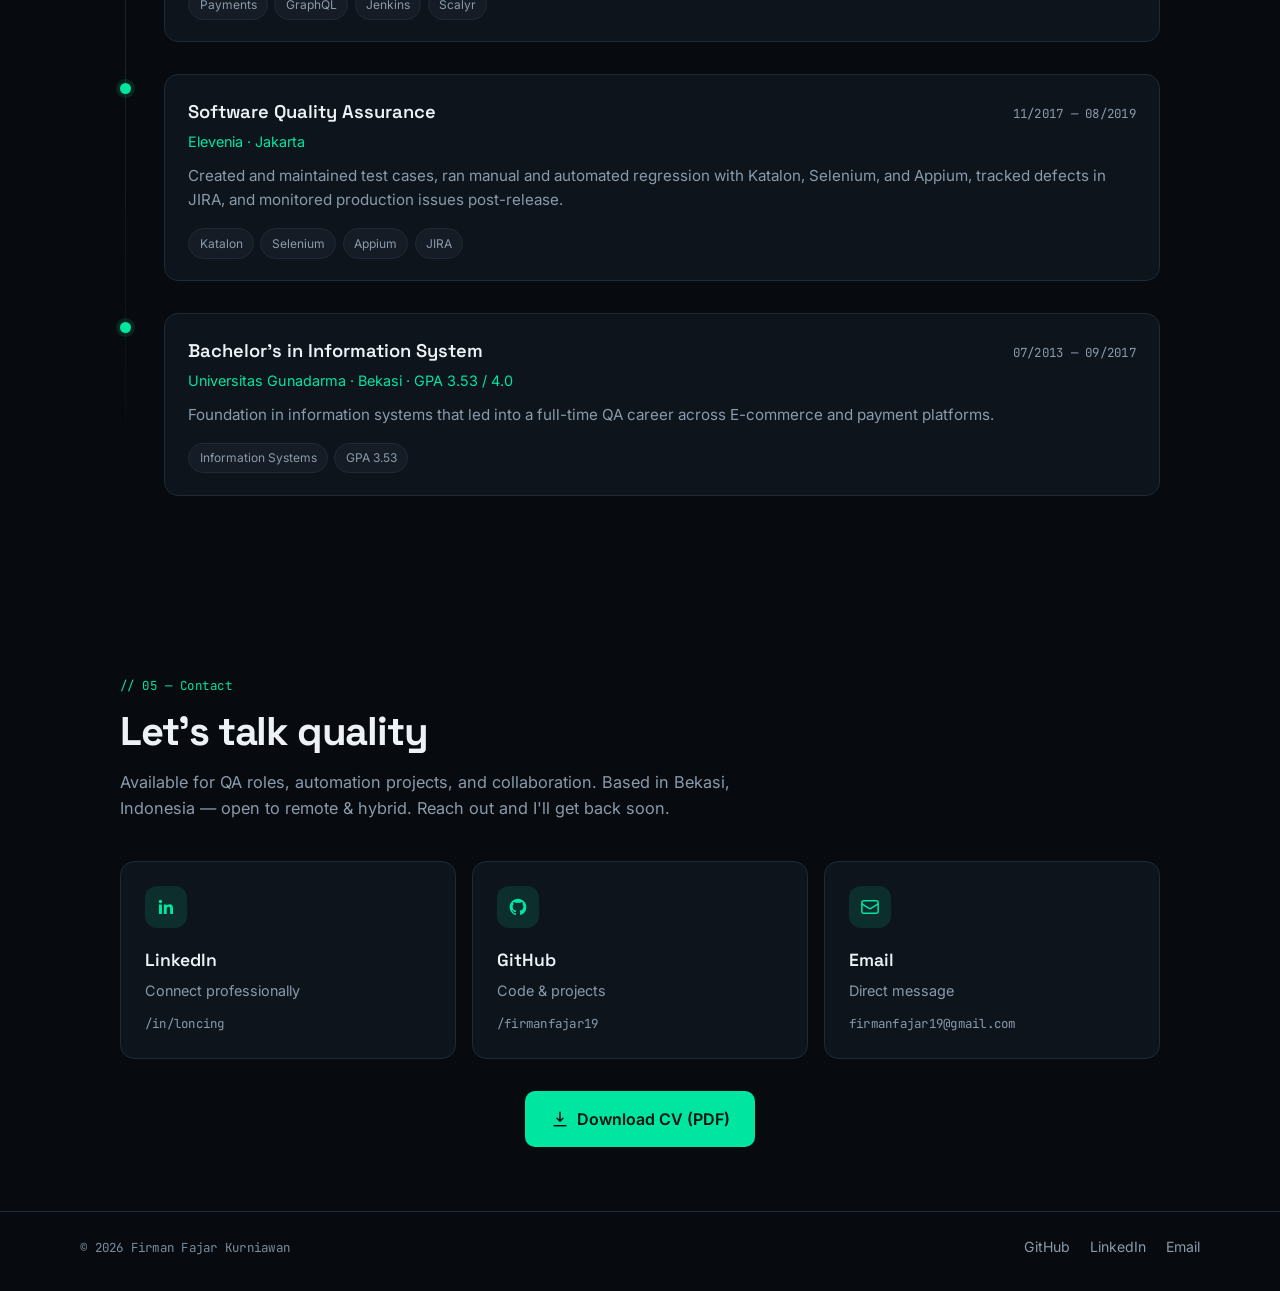
<file: contact.html>
<!DOCTYPE html>
<html lang="en">
<head>
  <meta charset="UTF-8" />
  <meta http-equiv="refresh" content="0; url=index.html#contact" />
  <link rel="canonical" href="https://firmanfajar19.github.io/portofolio/index.html#contact" />
  <title>Contact | Firman Fajar Kurniawan</title>
  <script>location.replace("index.html#contact");</script>
</head>
<body>
  <p>This page moved. <a href="index.html#contact">Go to Contact</a>.</p>
</body>
</html>
</file>
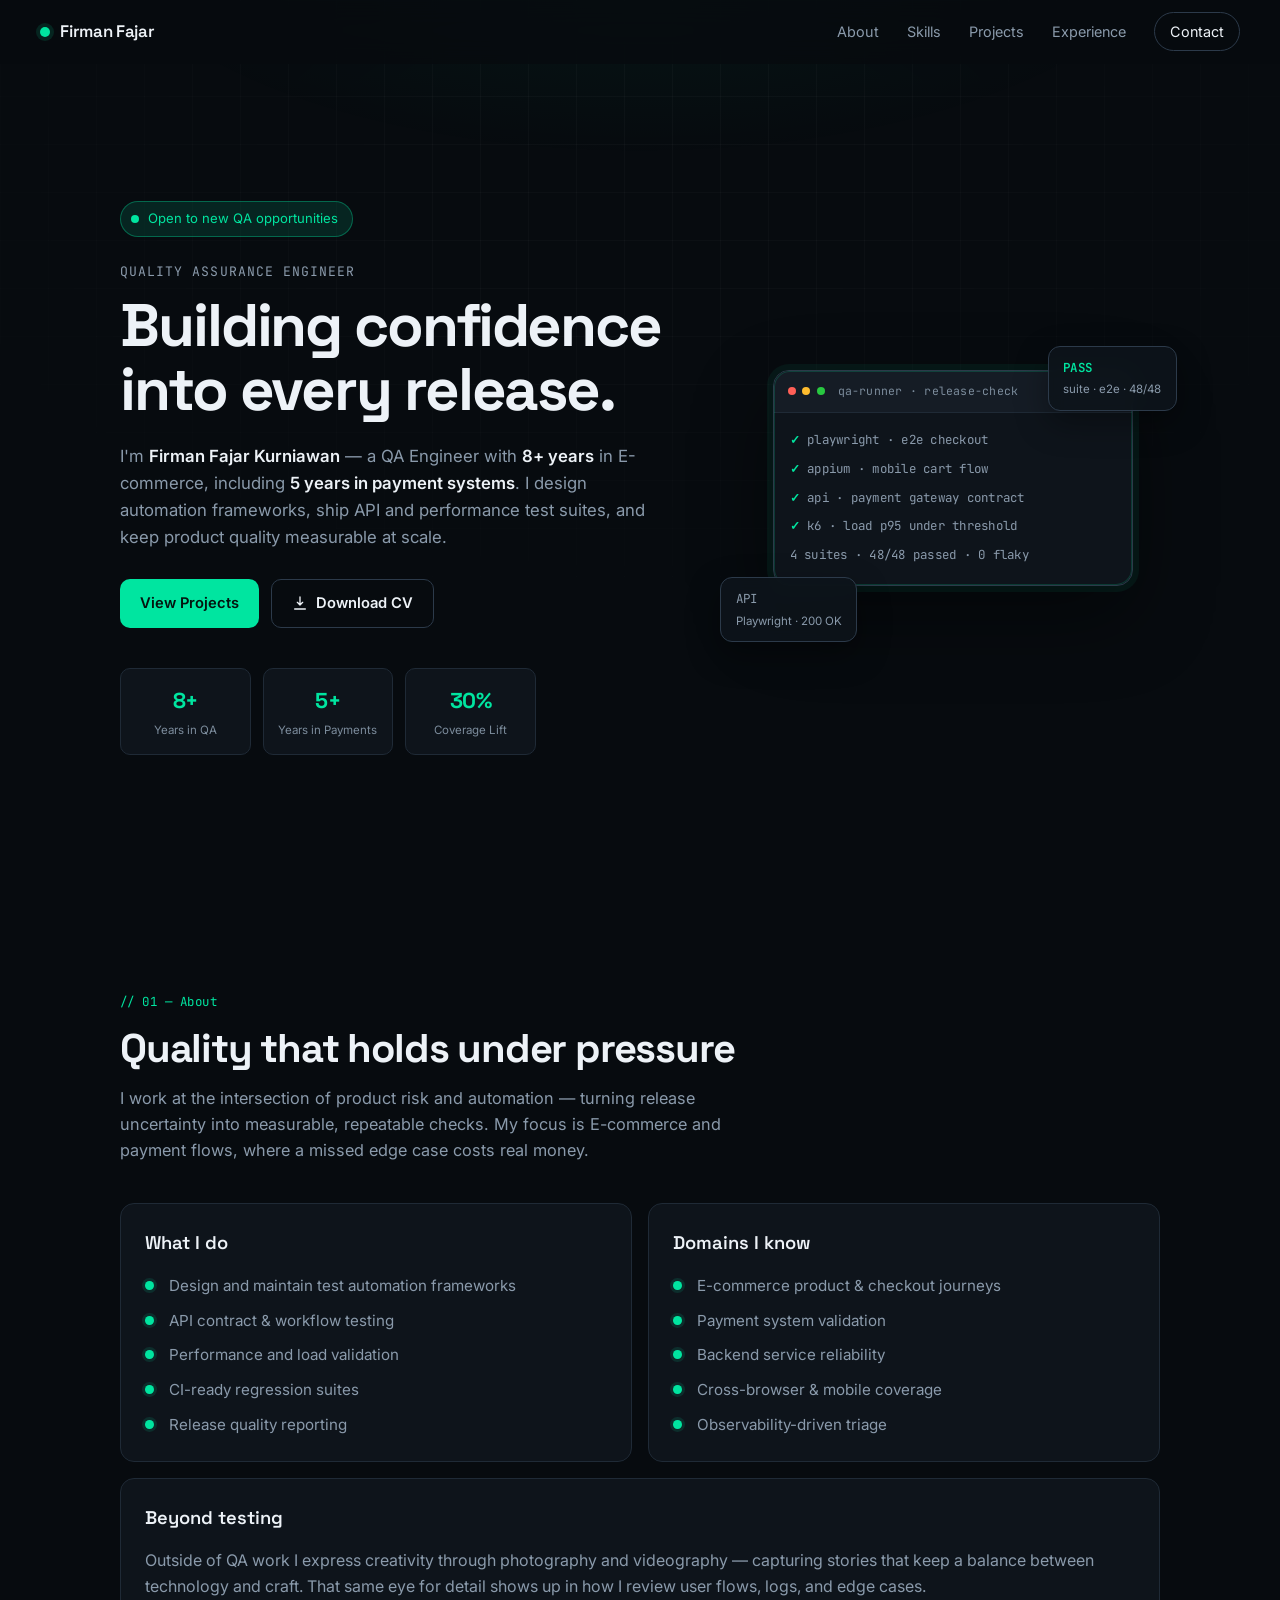
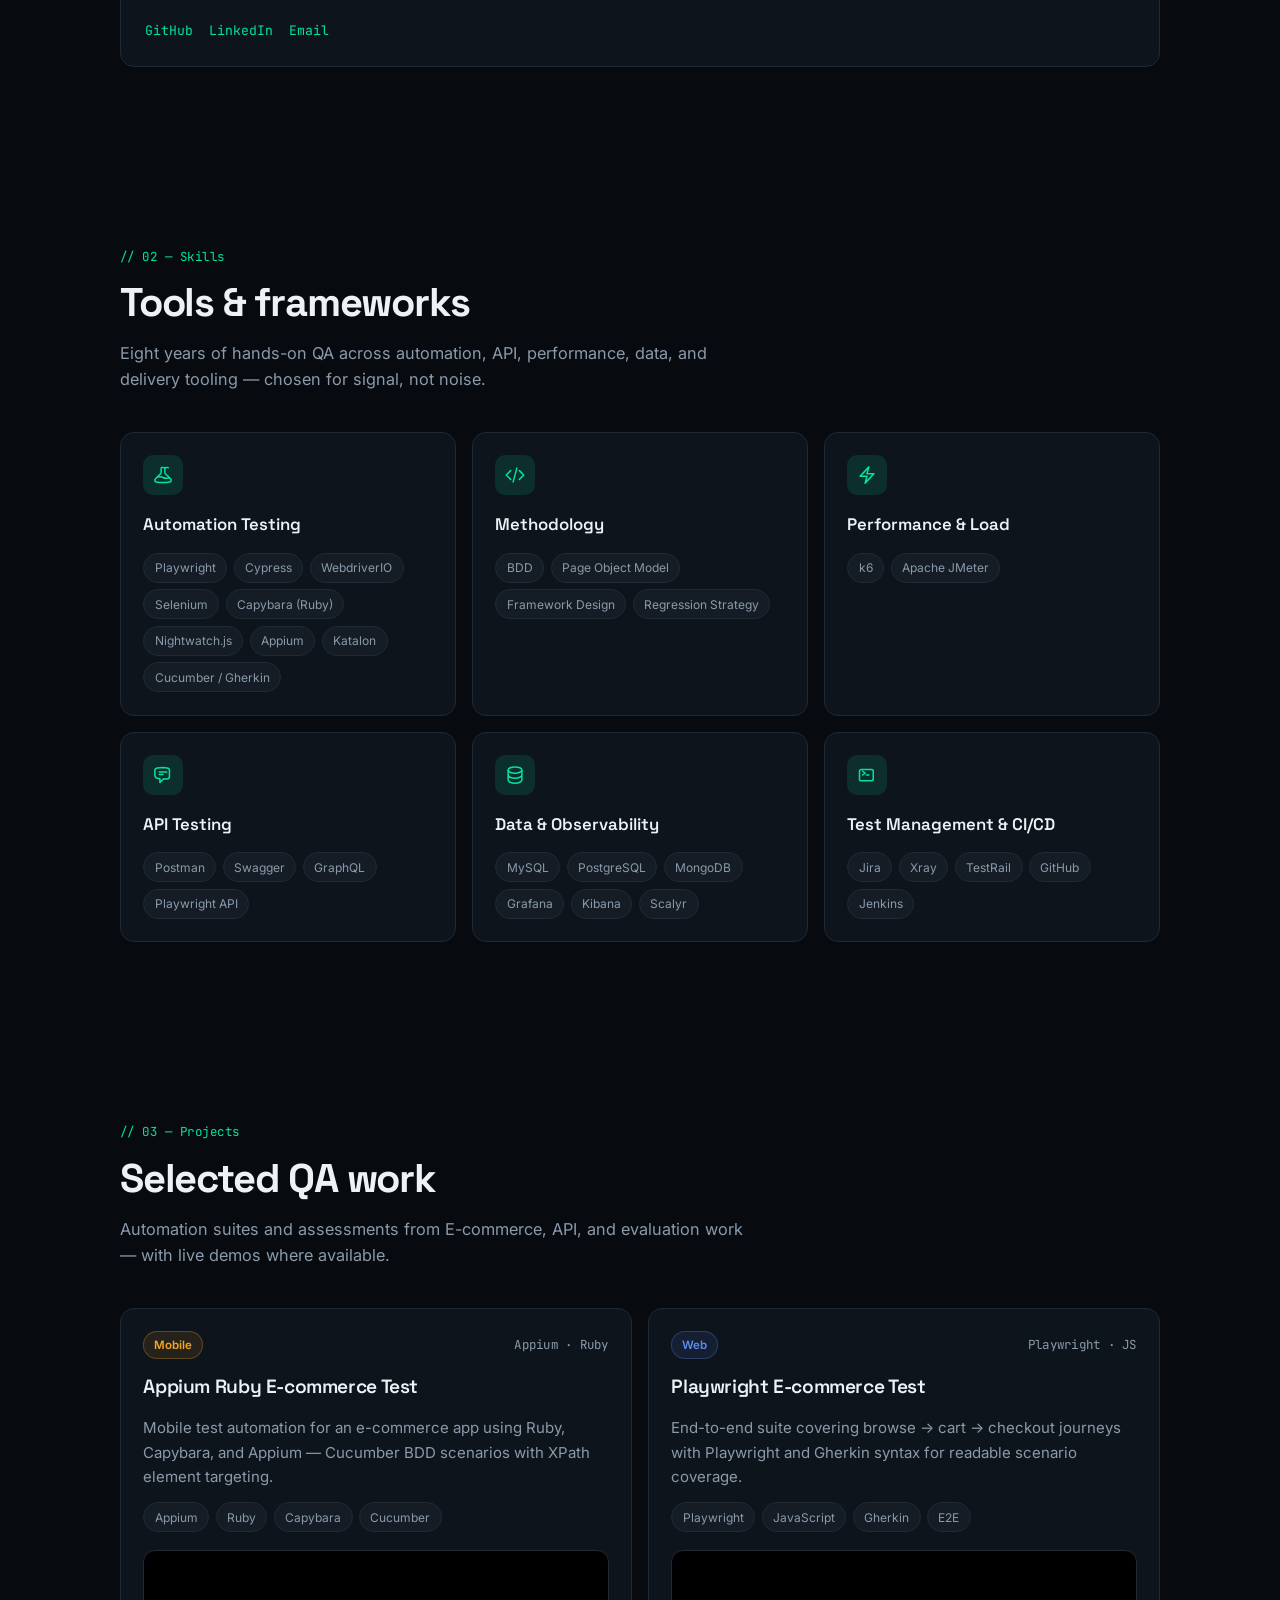
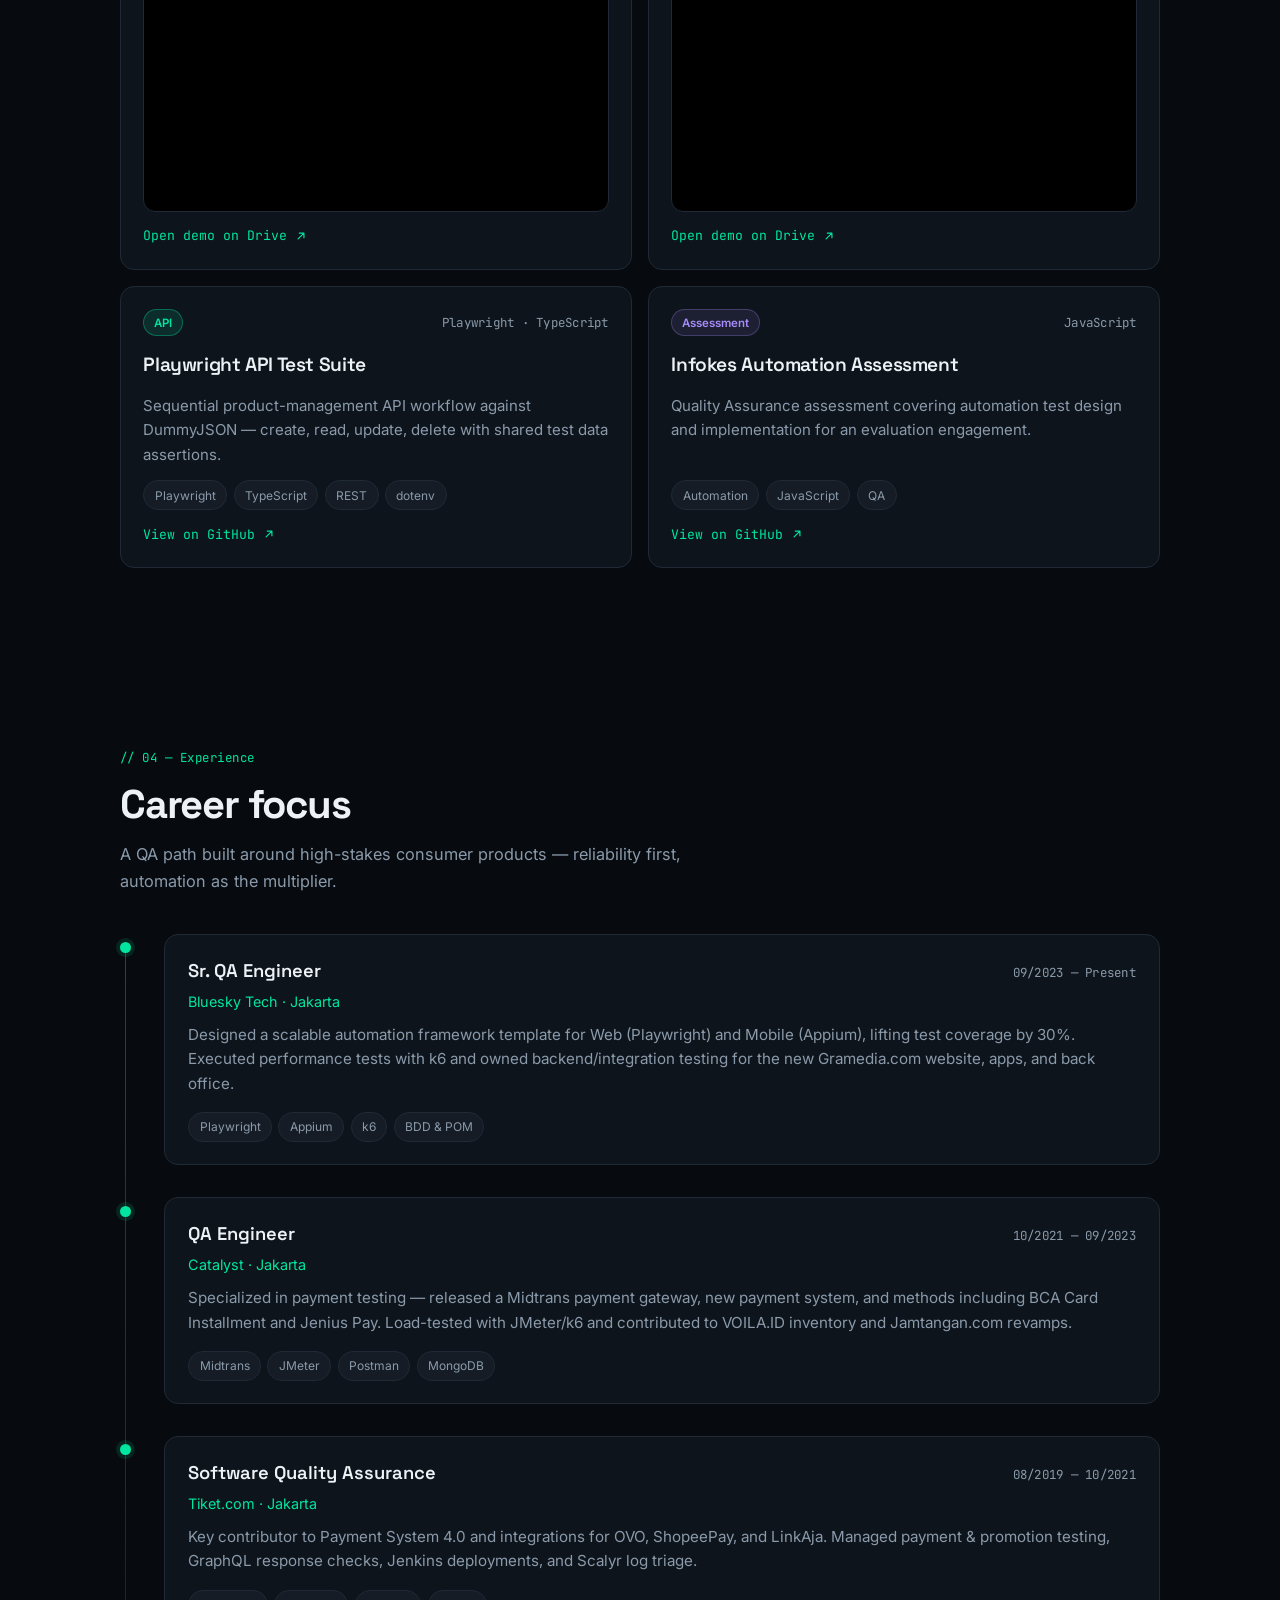
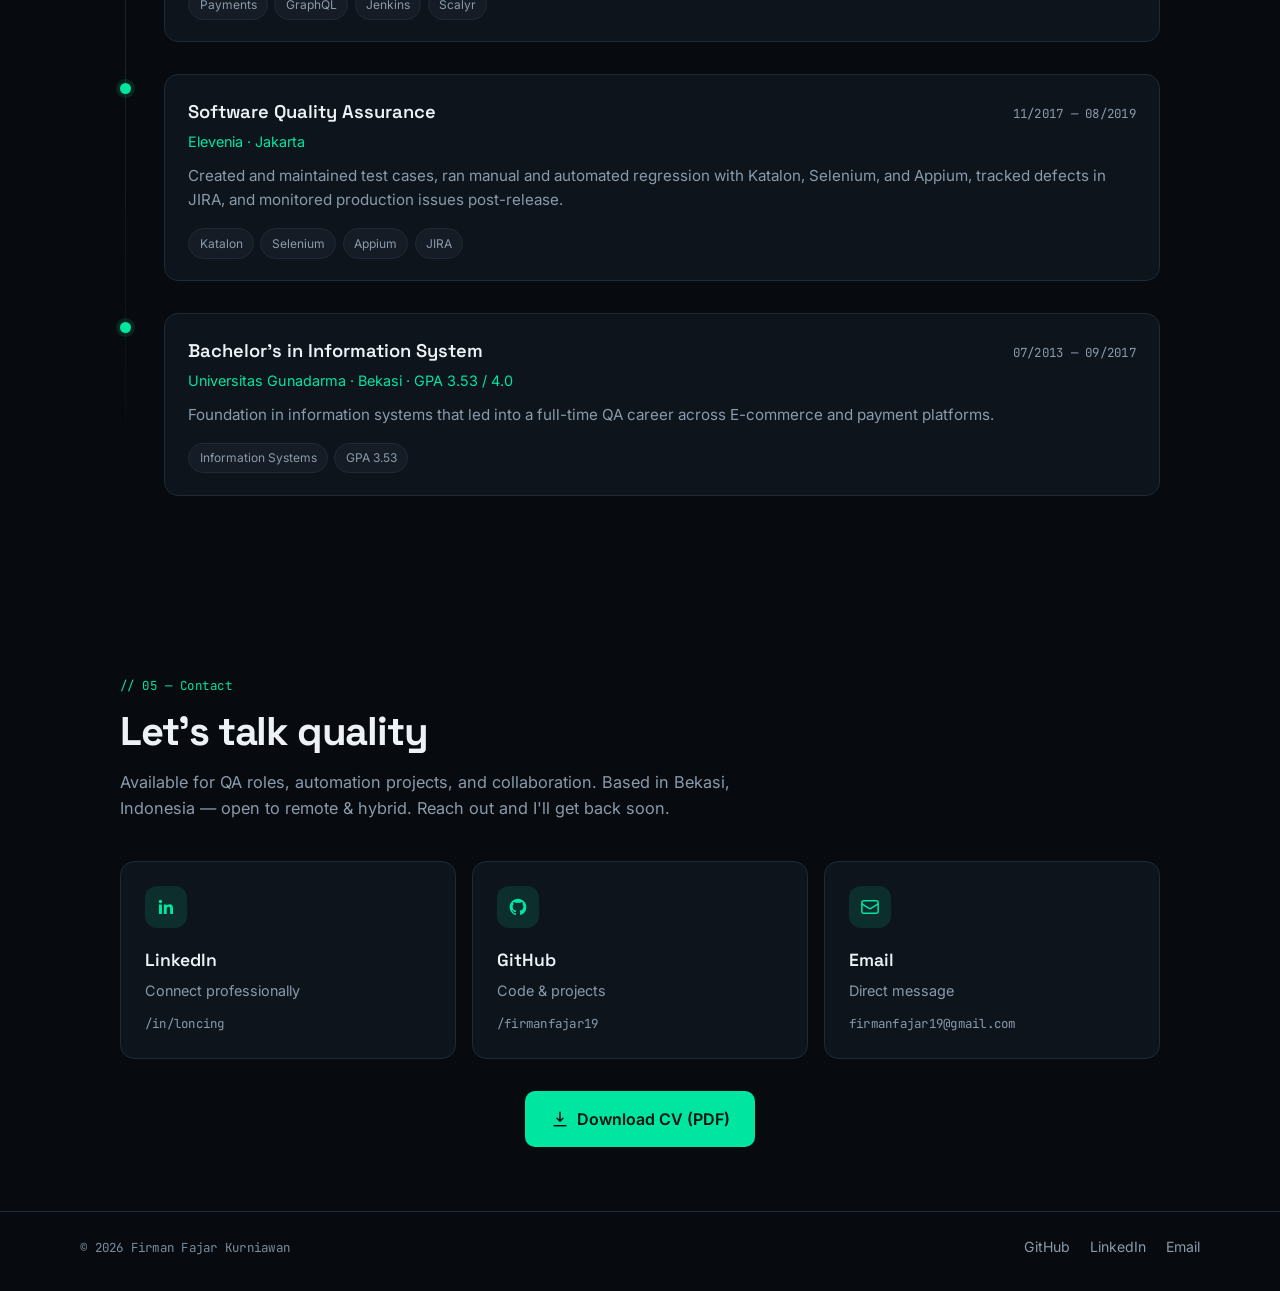
<file: experience.html>
<!DOCTYPE html>
<html lang="en">
<head>
  <meta charset="UTF-8" />
  <meta http-equiv="refresh" content="0; url=index.html#experience" />
  <link rel="canonical" href="https://firmanfajar19.github.io/portofolio/index.html#experience" />
  <title>Experience | Firman Fajar Kurniawan</title>
  <script>location.replace("index.html#experience");</script>
</head>
<body>
  <p>This page moved. <a href="index.html#experience">Go to Experience</a>.</p>
</body>
</html>
</file>
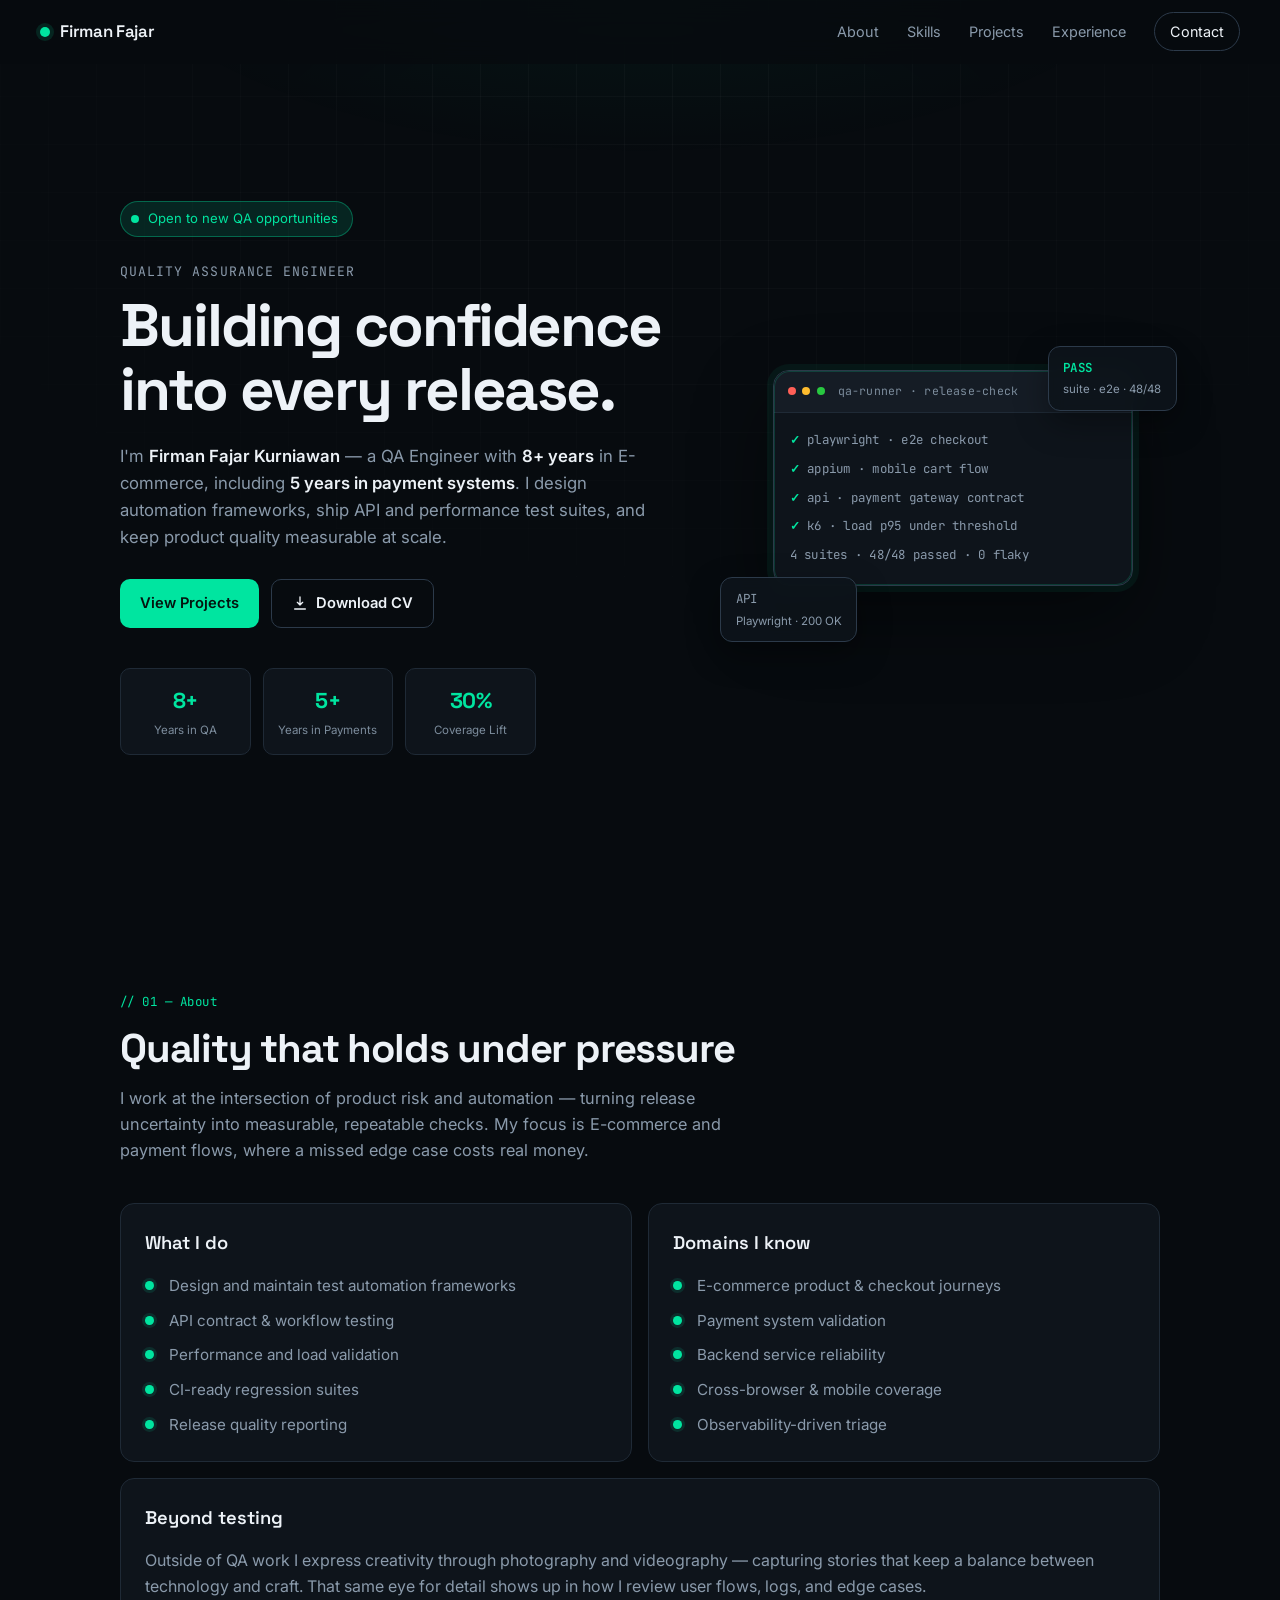
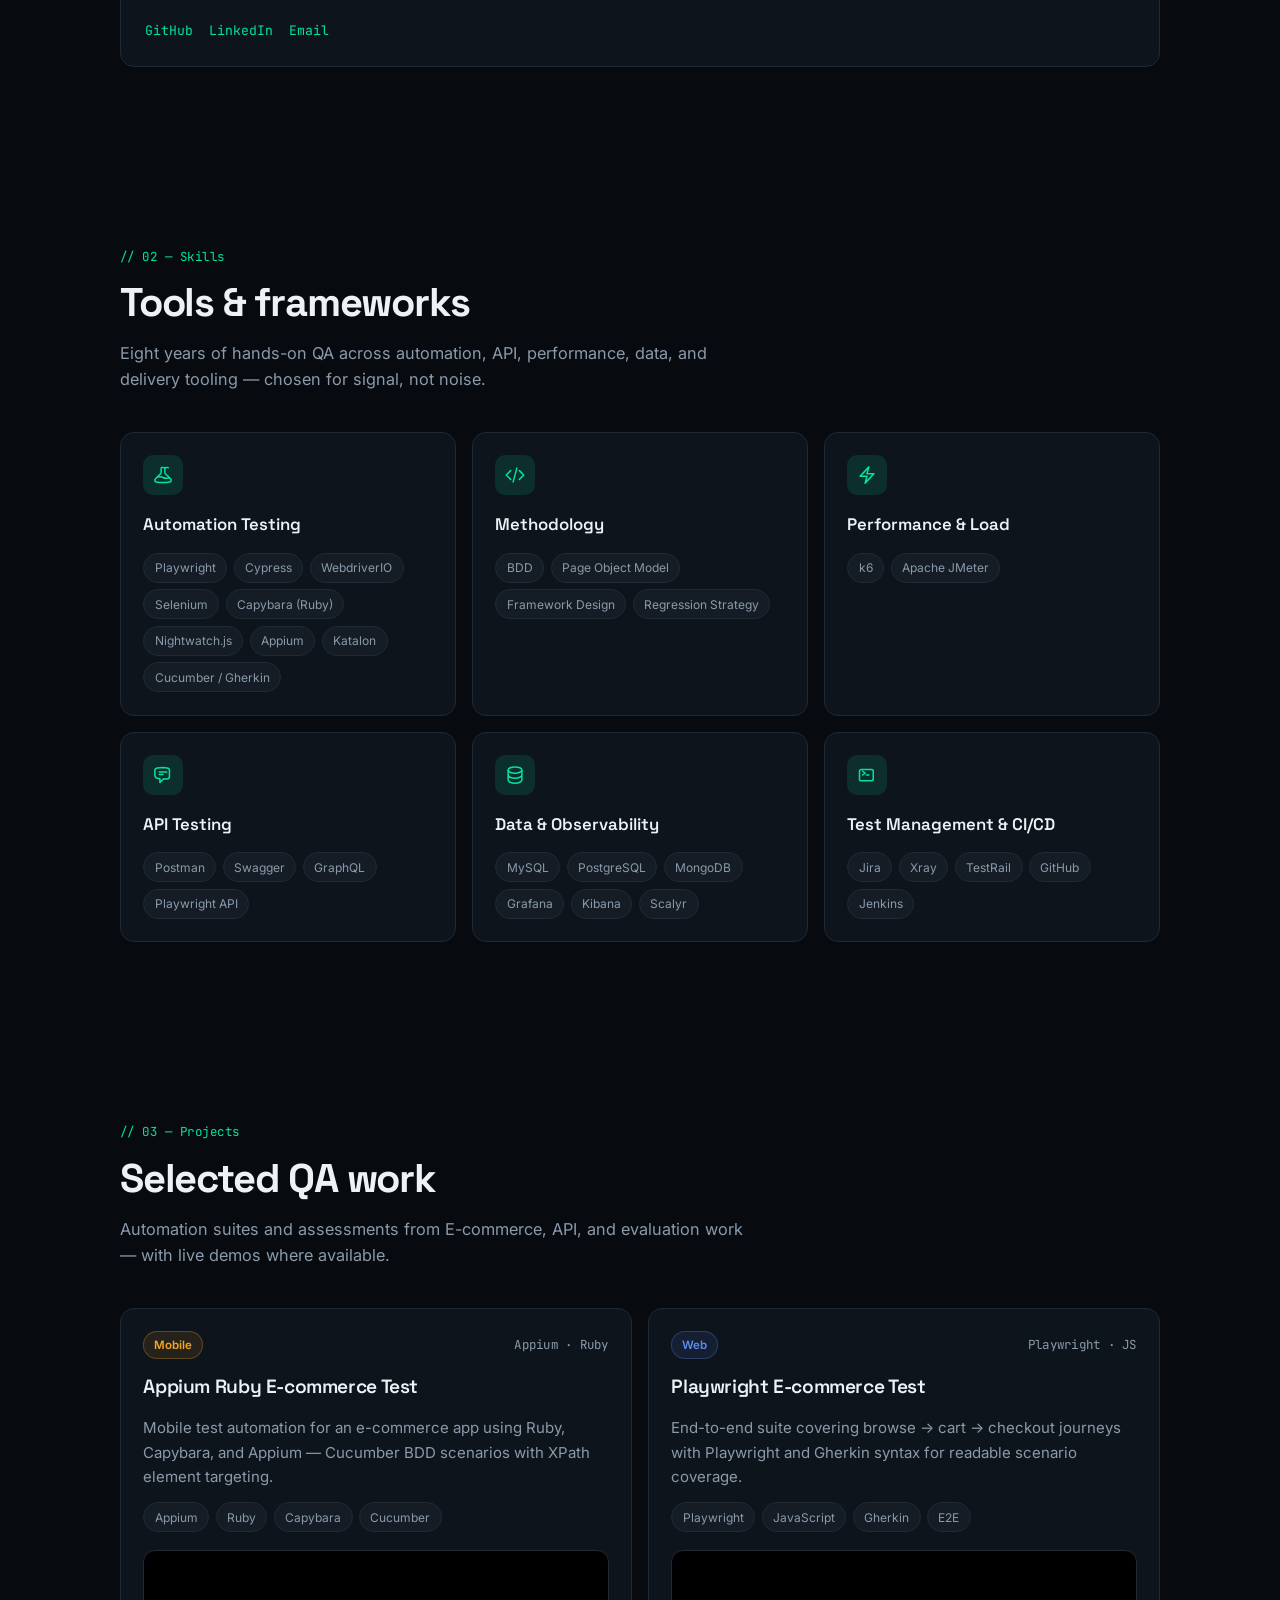
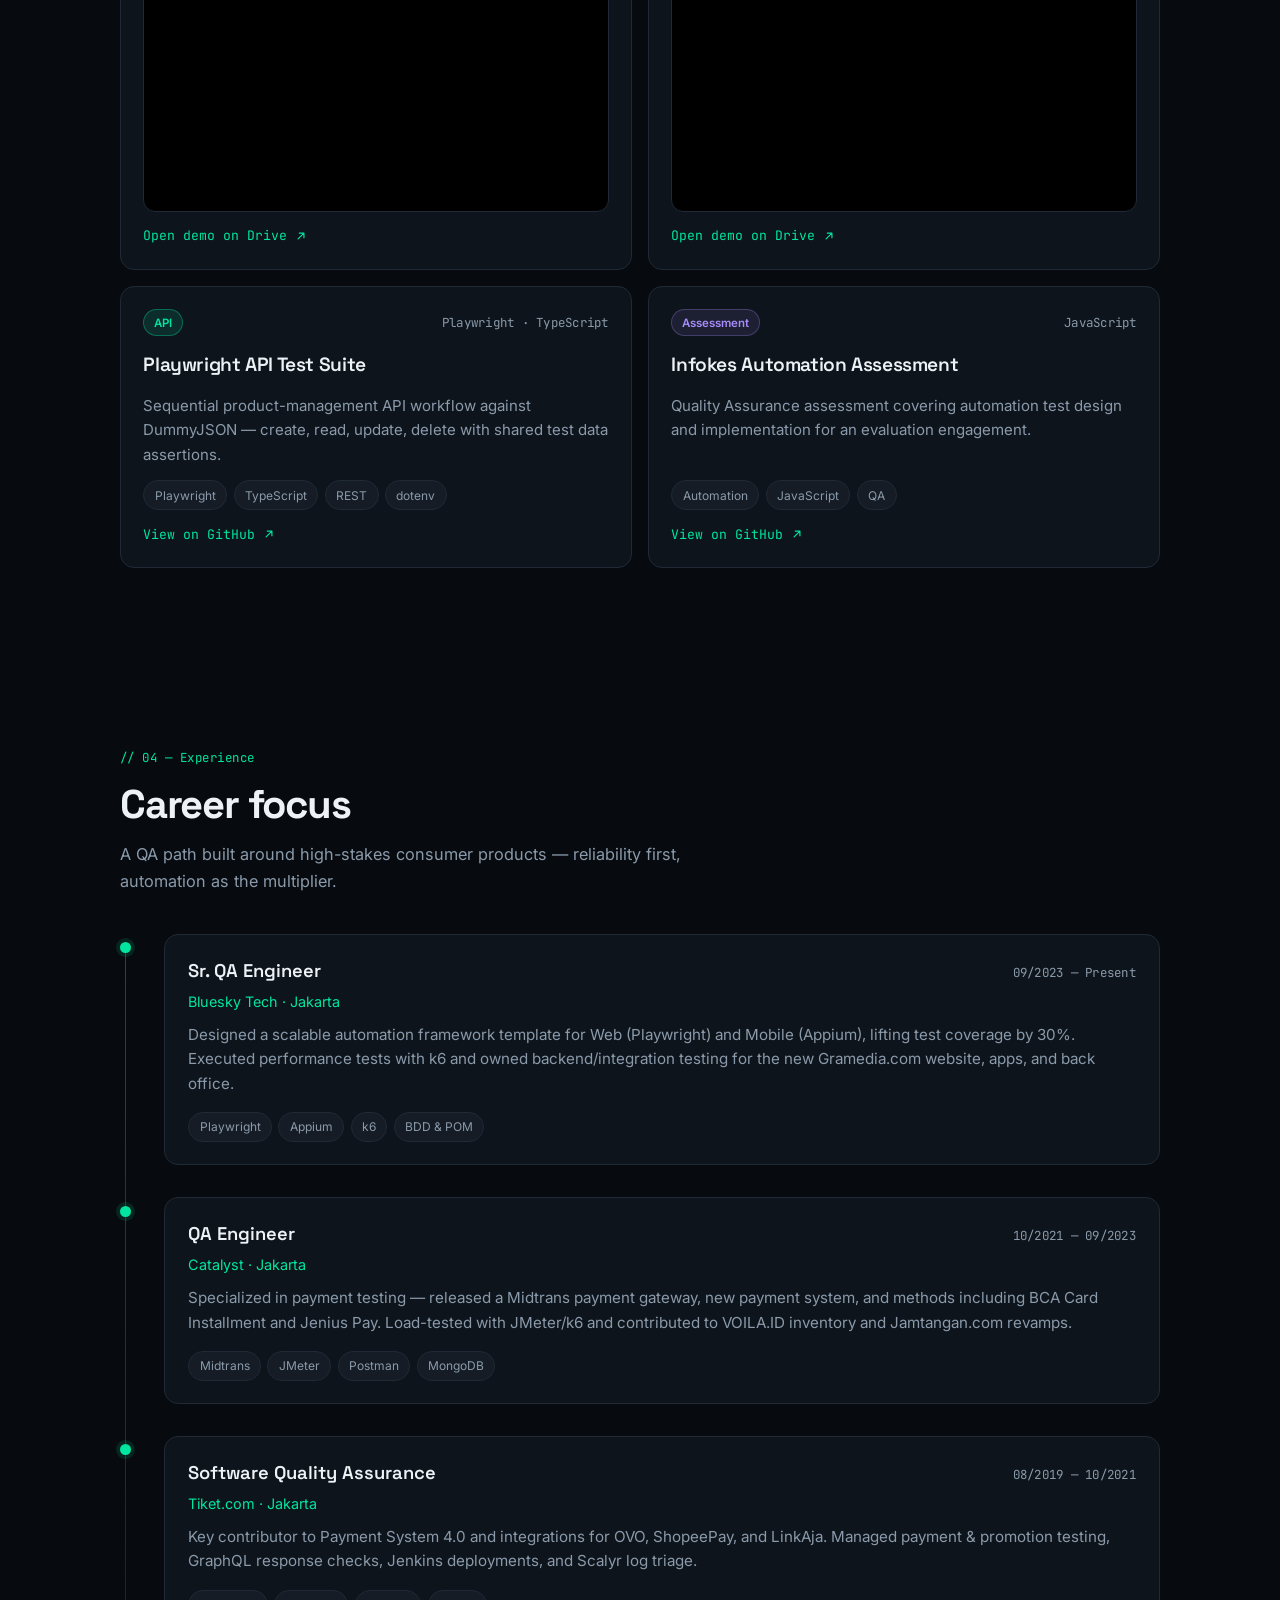
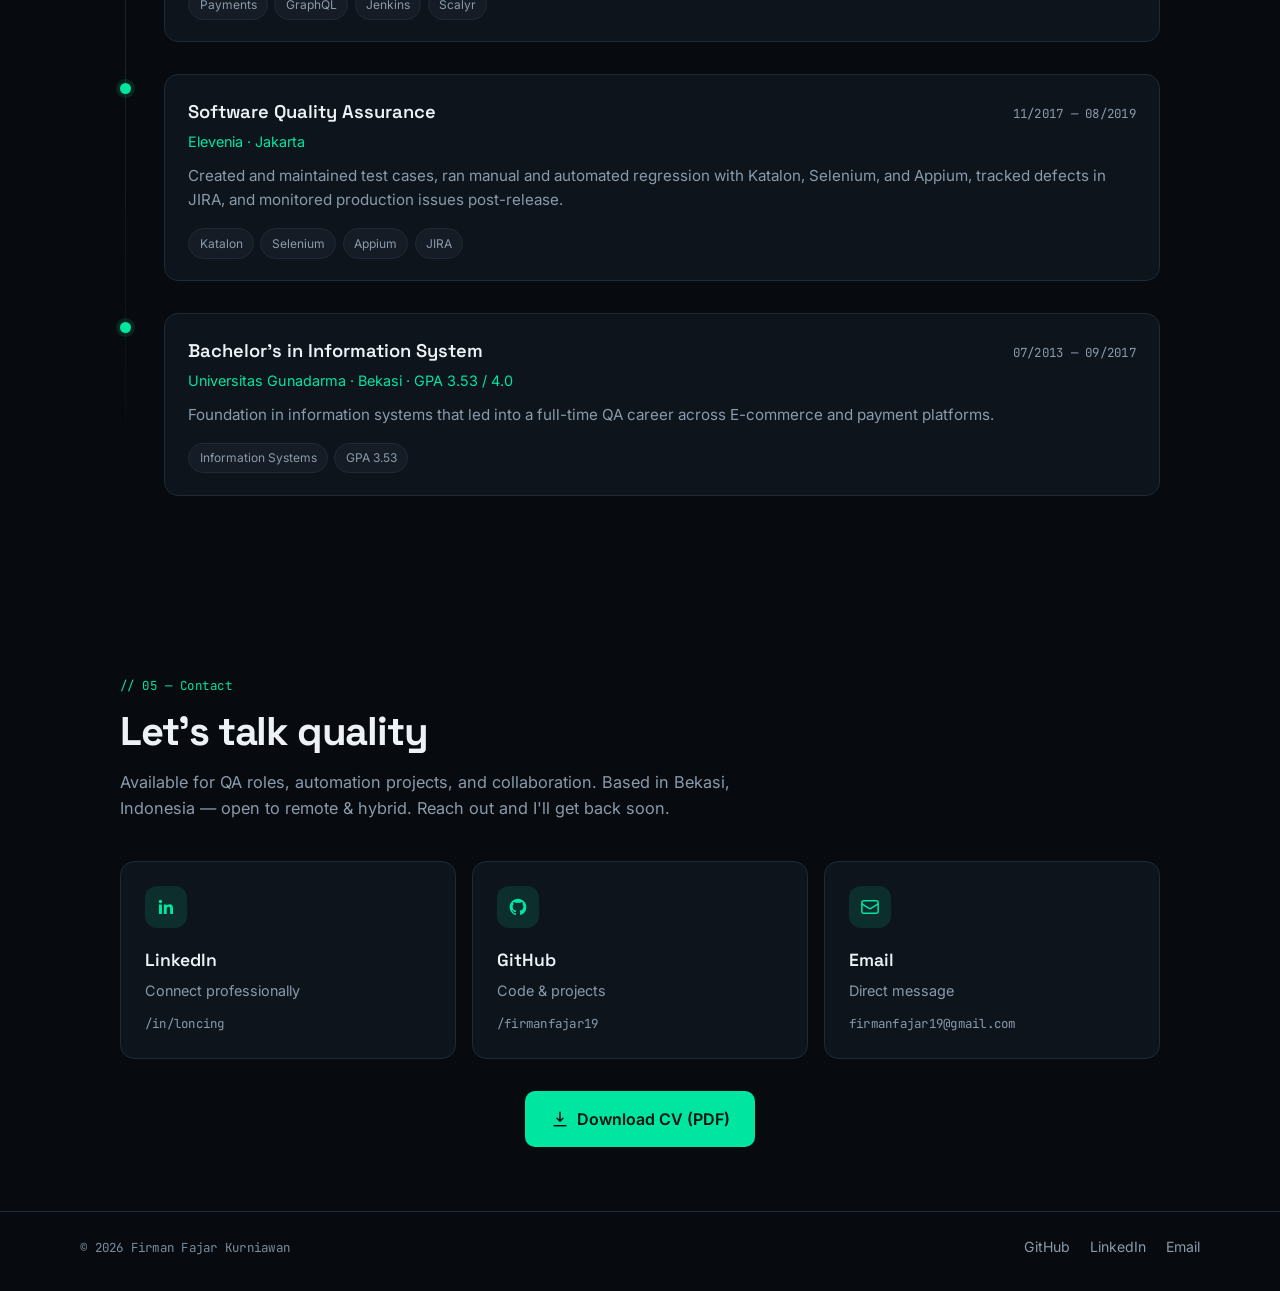
<file: projects.html>
<!DOCTYPE html>
<html lang="en">
<head>
  <meta charset="UTF-8" />
  <meta http-equiv="refresh" content="0; url=index.html#projects" />
  <link rel="canonical" href="https://firmanfajar19.github.io/portofolio/index.html#projects" />
  <title>Projects | Firman Fajar Kurniawan</title>
  <script>location.replace("index.html#projects");</script>
</head>
<body>
  <p>This page moved. <a href="index.html#projects">Go to Projects</a>.</p>
</body>
</html>
</file>
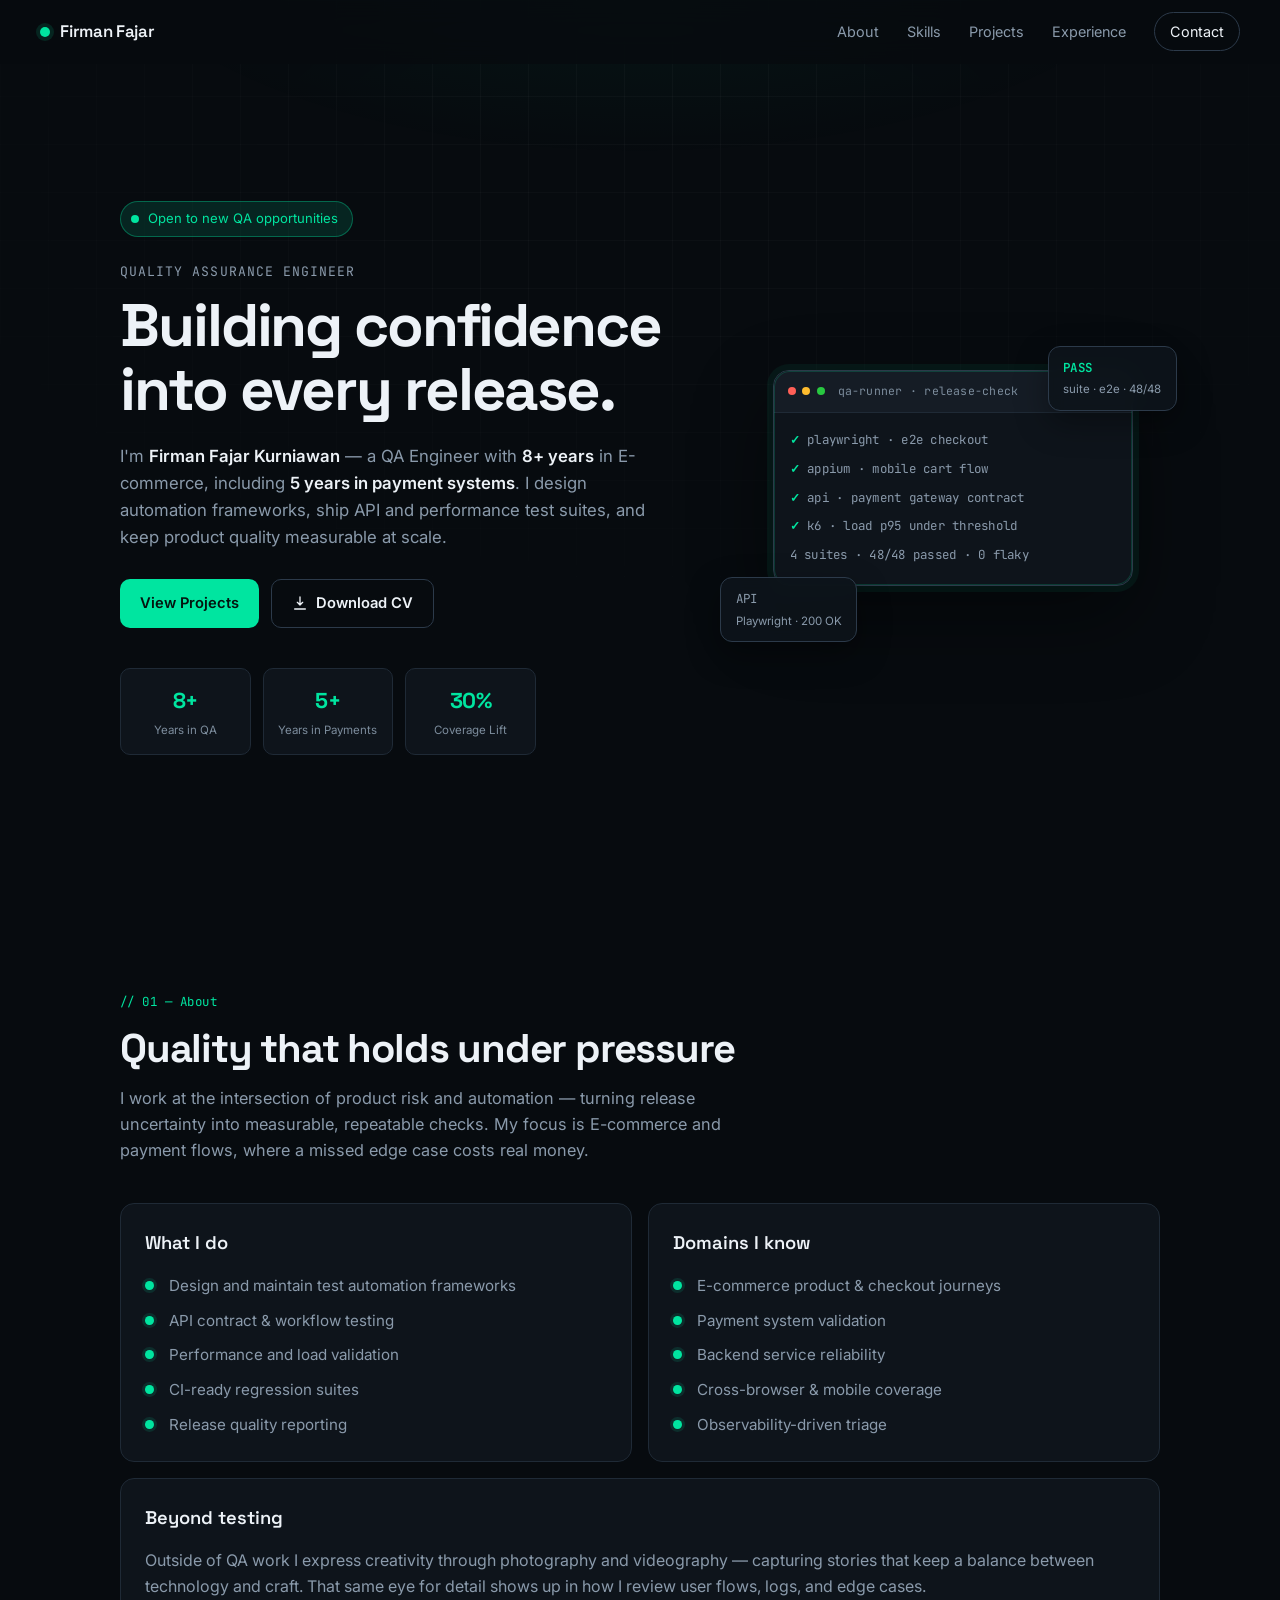
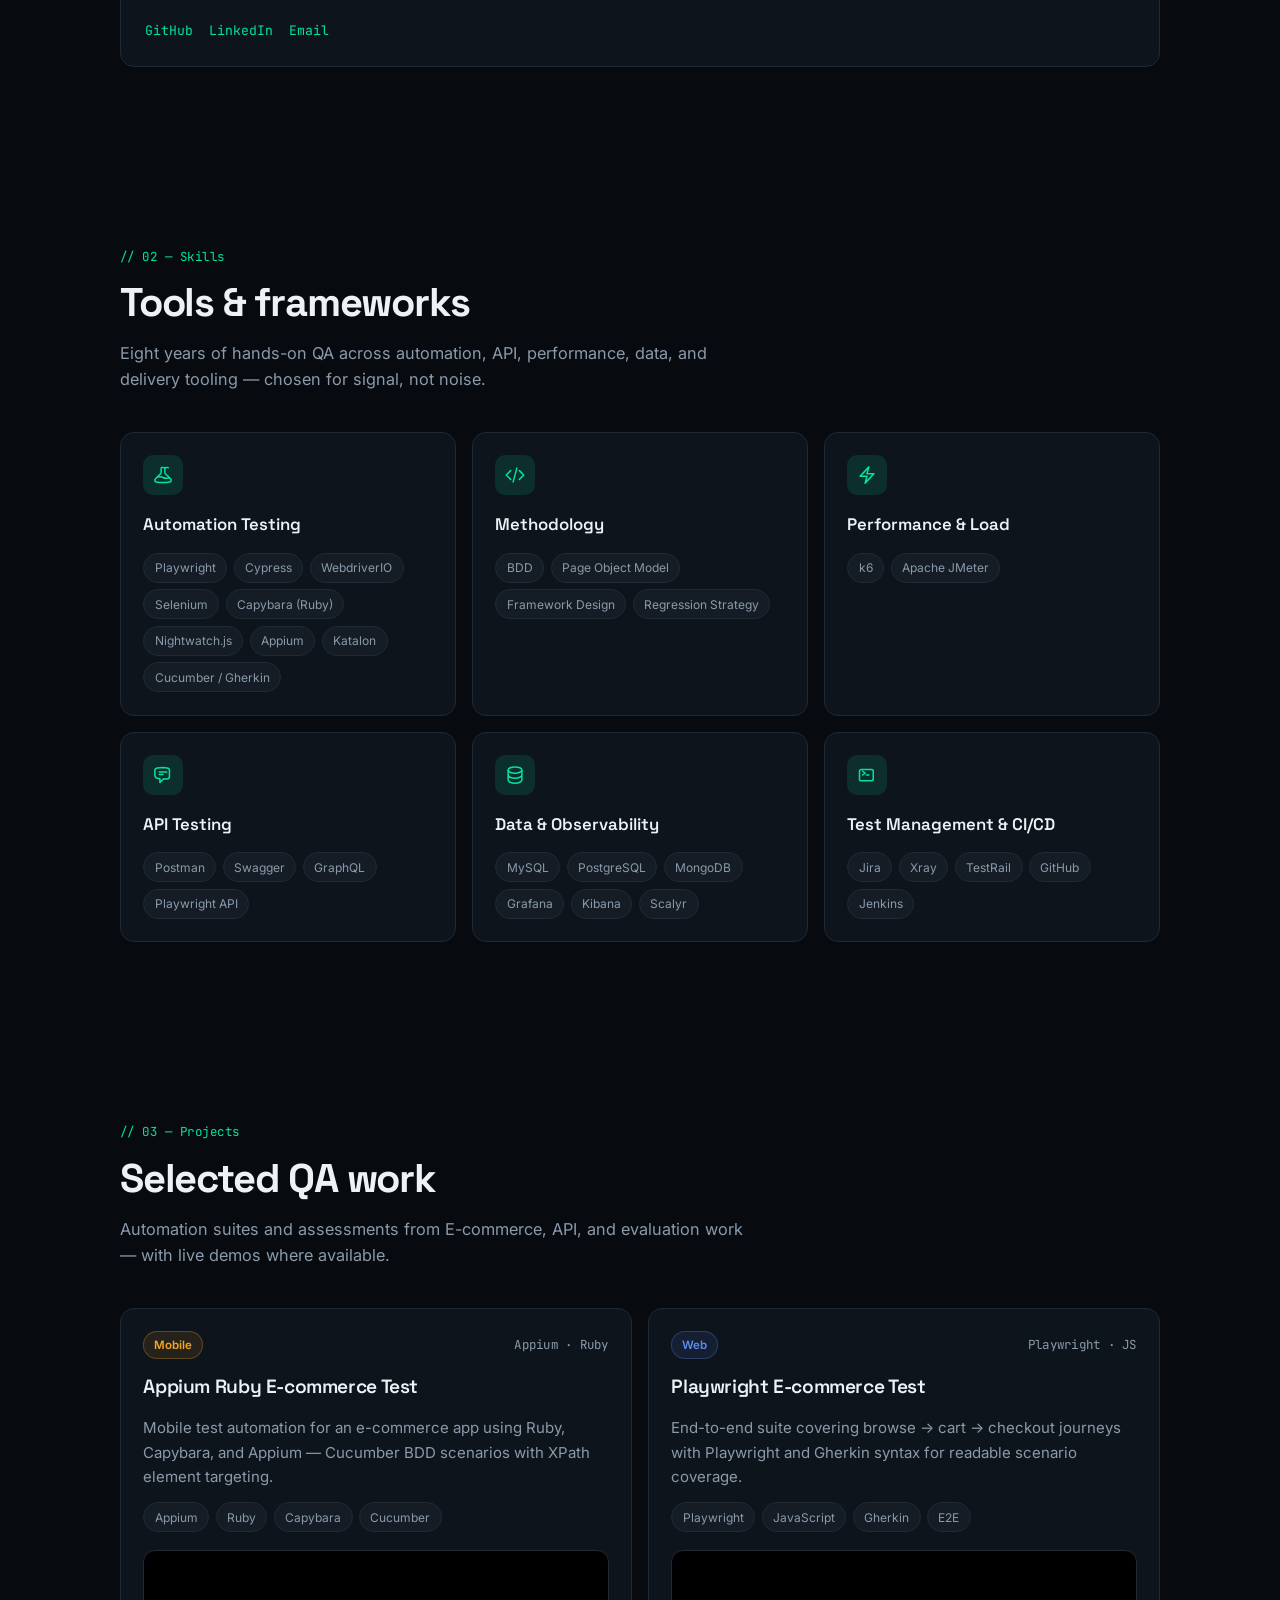
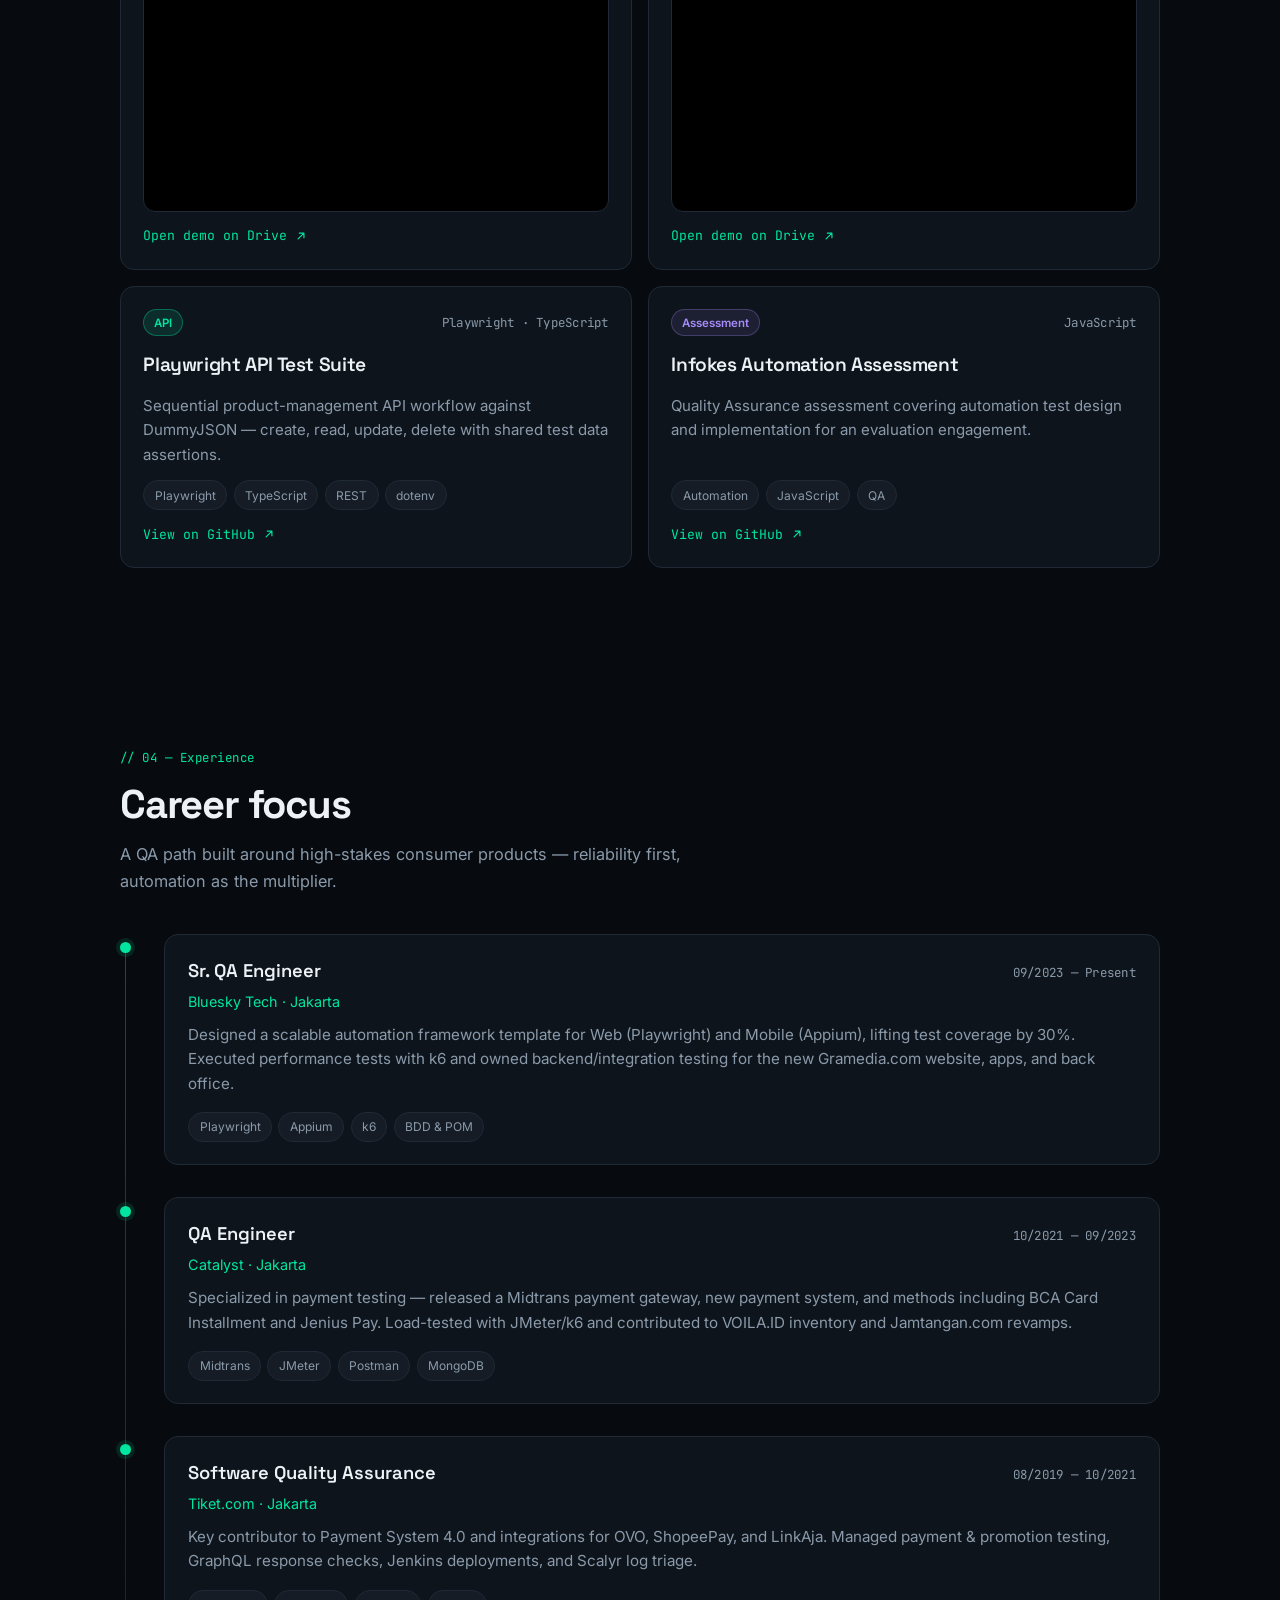
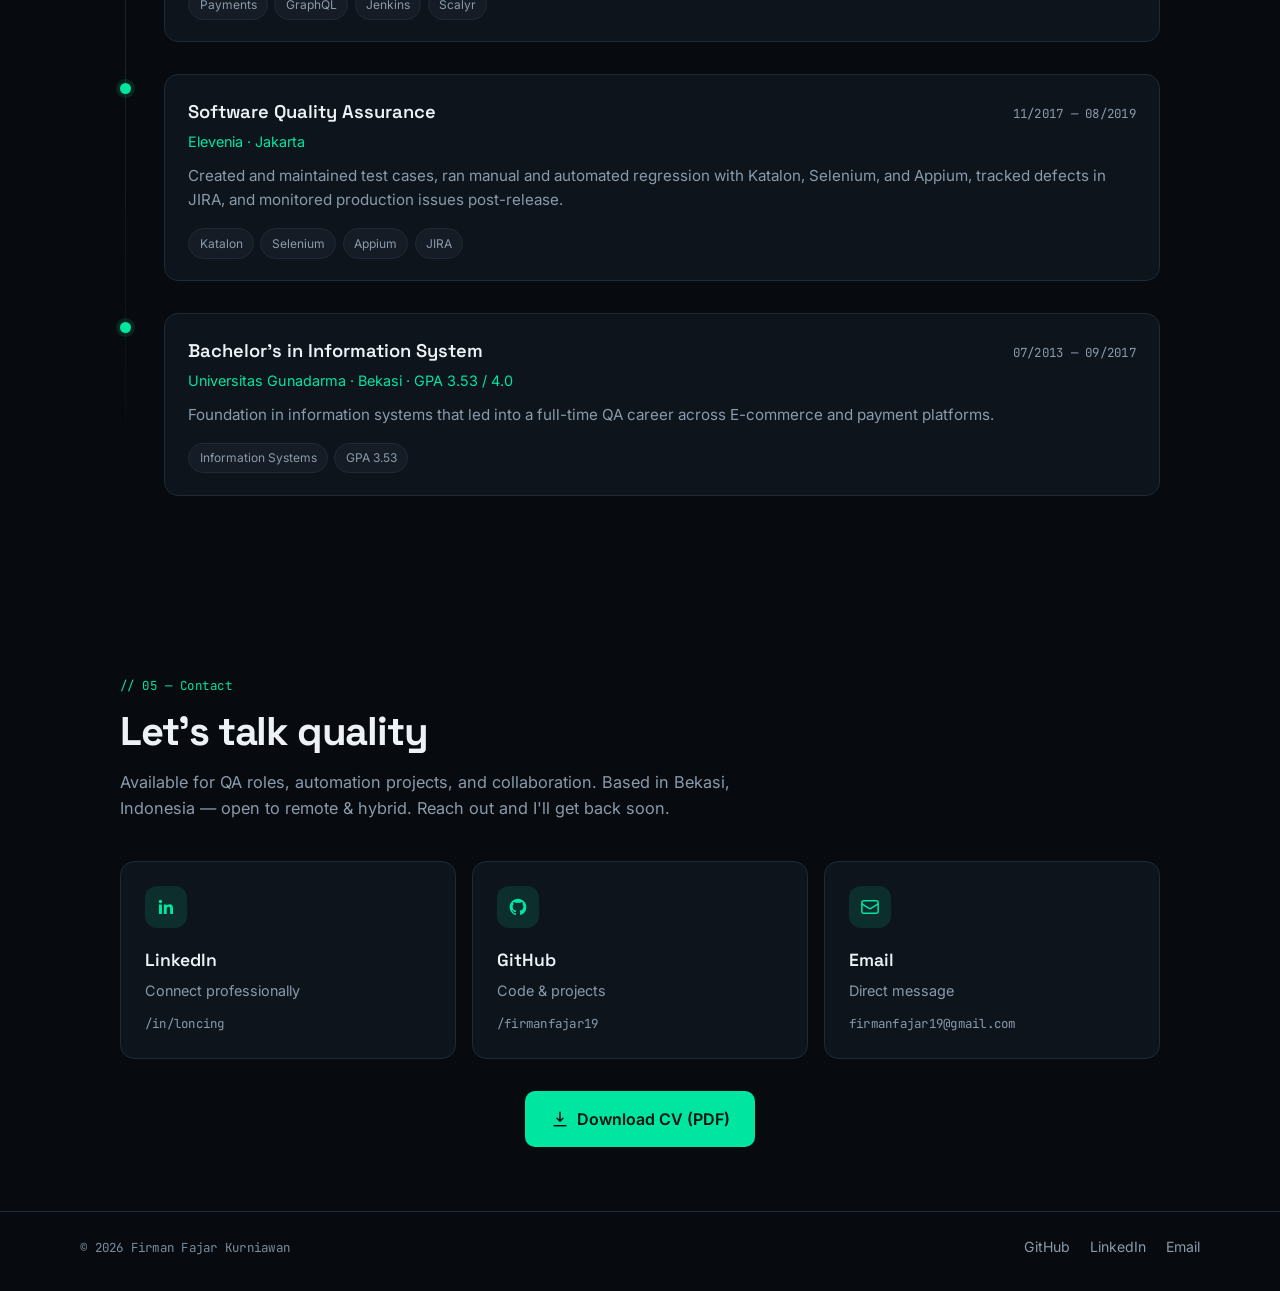
<file: skills.html>
<!DOCTYPE html>
<html lang="en">
<head>
  <meta charset="UTF-8" />
  <meta http-equiv="refresh" content="0; url=index.html#skills" />
  <link rel="canonical" href="https://firmanfajar19.github.io/portofolio/index.html#skills" />
  <title>Skills | Firman Fajar Kurniawan</title>
  <script>location.replace("index.html#skills");</script>
</head>
<body>
  <p>This page moved. <a href="index.html#skills">Go to Skills</a>.</p>
</body>
</html>
</file>
<file: css/style.css>
/* =========================================================
   Firman Fajar Kurniawan — QA Engineer Portfolio
   Design: Linear-inspired dark technical + QA "pass signal"
   ========================================================= */

:root {
  --bg: #070b0f;
  --surface: #0e141b;
  --surface-2: #151c25;
  --border: #1f2a36;
  --border-strong: #2c3a4a;
  --ink: #edf2f7;
  --muted: #8a9aab;
  --muted-2: #7c8c9c;
  --accent: #00e5a0;
  --accent-dim: rgba(0, 229, 160, 0.12);
  --accent-line: rgba(0, 229, 160, 0.35);
  --blue: #5b8def;
  --amber: #f5a623;
  --violet: #a78bfa;

  --font-display: "Space Grotesk", system-ui, sans-serif;
  --font-body: "Inter", system-ui, sans-serif;
  --font-mono: "JetBrains Mono", ui-monospace, monospace;

  --radius: 14px;
  --radius-sm: 10px;
  --max: 1120px;
  --nav-h: 64px;

  color-scheme: dark;
}

*,
*::before,
*::after {
  box-sizing: border-box;
}

html {
  scroll-behavior: smooth;
  scroll-padding-top: calc(var(--nav-h) + 16px);
}

body {
  margin: 0;
  min-height: 100vh;
  font-family: var(--font-body);
  font-size: 16px;
  line-height: 1.6;
  color: var(--ink);
  background: var(--bg);
  -webkit-font-smoothing: antialiased;
  text-rendering: optimizeLegibility;
}

img {
  max-width: 100%;
  display: block;
}

a {
  color: inherit;
  text-decoration: none;
}

button {
  font: inherit;
  color: inherit;
  background: none;
  border: 0;
  cursor: pointer;
}

.mono {
  font-family: var(--font-mono);
  font-size: 0.78rem;
  letter-spacing: 0.02em;
}

.muted {
  color: var(--muted);
}

/* ---------- Background grid ---------- */
.grid-bg {
  position: fixed;
  inset: 0;
  z-index: -1;
  pointer-events: none;
  background:
    radial-gradient(ellipse 80% 50% at 50% -10%, rgba(0, 229, 160, 0.07), transparent 55%),
    linear-gradient(rgba(255, 255, 255, 0.025) 1px, transparent 1px),
    linear-gradient(90deg, rgba(255, 255, 255, 0.025) 1px, transparent 1px);
  background-size: auto, 48px 48px, 48px 48px;
  -webkit-mask-image: radial-gradient(ellipse 90% 70% at 50% 20%, #000 20%, transparent 75%);
  mask-image: radial-gradient(ellipse 90% 70% at 50% 20%, #000 20%, transparent 75%);
}

/* ---------- Nav ---------- */
.nav {
  position: sticky;
  top: 0;
  z-index: 50;
  display: flex;
  align-items: center;
  justify-content: space-between;
  height: var(--nav-h);
  padding: 0 clamp(1.25rem, 4vw, 2.5rem);
  background: rgba(7, 11, 15, 0.78);
  -webkit-backdrop-filter: blur(14px);
  backdrop-filter: blur(14px);
  border-bottom: 1px solid transparent;
  transition: border-color 0.25s ease, background 0.25s ease;
}

.nav.is-scrolled {
  border-bottom-color: var(--border);
}

.nav-logo {
  display: inline-flex;
  align-items: center;
  gap: 0.65rem;
  font-family: var(--font-display);
  font-weight: 600;
  font-size: 1.05rem;
  letter-spacing: -0.02em;
}

.nav-logo-mark {
  width: 10px;
  height: 10px;
  border-radius: 50%;
  background: var(--accent);
  box-shadow: 0 0 0 4px var(--accent-dim);
}

.nav-links {
  display: flex;
  align-items: center;
  gap: 1.75rem;
}

.nav-links a {
  font-size: 0.9rem;
  color: var(--muted);
  transition: color 0.2s ease;
}

.nav-links a:hover {
  color: var(--ink);
}

.nav-links .nav-cta {
  padding: 0.45rem 0.95rem;
  border: 1px solid var(--border-strong);
  border-radius: 999px;
  color: var(--ink);
  transition: border-color 0.2s ease, background 0.2s ease;
}

.nav-links .nav-cta:hover {
  border-color: var(--accent-line);
  background: var(--accent-dim);
}

.nav-toggle {
  display: none;
  width: 40px;
  height: 40px;
  place-items: center;
  gap: 6px;
}

.nav-toggle span {
  display: block;
  width: 20px;
  height: 1.5px;
  background: var(--ink);
  transition: transform 0.25s ease, opacity 0.25s ease;
}

.nav-toggle[aria-expanded="true"] span:first-child {
  transform: translateY(3.75px) rotate(45deg);
}

.nav-toggle[aria-expanded="true"] span:last-child {
  transform: translateY(-3.75px) rotate(-45deg);
}

/* ---------- Buttons ---------- */
.btn {
  display: inline-flex;
  align-items: center;
  justify-content: center;
  gap: 0.5rem;
  padding: 0.75rem 1.25rem;
  border-radius: 10px;
  font-size: 0.92rem;
  font-weight: 600;
  transition: transform 0.15s ease, background 0.2s ease, border-color 0.2s ease, color 0.2s ease;
}

.btn:active {
  transform: translateY(1px);
}

.btn-primary {
  background: var(--accent);
  color: #04140f;
}

.btn-primary:hover {
  filter: brightness(1.06);
}

.btn-ghost {
  border: 1px solid var(--border-strong);
  color: var(--ink);
  background: transparent;
}

.btn-ghost:hover {
  border-color: var(--accent-line);
  background: var(--accent-dim);
}

.btn-lg {
  padding: 0.95rem 1.6rem;
  font-size: 1rem;
}

/* ---------- Hero ---------- */
.hero {
  display: grid;
  grid-template-columns: 1.15fr 0.85fr;
  gap: clamp(2rem, 5vw, 4rem);
  align-items: center;
  max-width: var(--max);
  margin: 0 auto;
  padding: clamp(3rem, 8vw, 5.5rem) clamp(1.25rem, 4vw, 2.5rem) clamp(4rem, 8vw, 6rem);
  min-height: calc(100vh - var(--nav-h));
}

.status-pill {
  display: inline-flex;
  align-items: center;
  gap: 0.55rem;
  padding: 0.4rem 0.85rem 0.4rem 0.65rem;
  margin-bottom: 1.5rem;
  border: 1px solid var(--accent-line);
  border-radius: 999px;
  background: var(--accent-dim);
  font-size: 0.82rem;
  color: var(--accent);
}

.status-dot {
  width: 8px;
  height: 8px;
  border-radius: 50%;
  background: var(--accent);
  box-shadow: 0 0 0 0 rgba(0, 229, 160, 0.55);
  animation: pulse 2.2s ease-out infinite;
}

@keyframes pulse {
  0% { box-shadow: 0 0 0 0 rgba(0, 229, 160, 0.55); }
  70% { box-shadow: 0 0 0 10px rgba(0, 229, 160, 0); }
  100% { box-shadow: 0 0 0 0 rgba(0, 229, 160, 0); }
}

.hero-kicker {
  margin: 0 0 0.75rem;
  font-family: var(--font-mono);
  font-size: 0.82rem;
  letter-spacing: 0.08em;
  text-transform: uppercase;
  color: var(--muted);
}

.hero-title {
  margin: 0 0 1.25rem;
  font-family: var(--font-display);
  font-size: clamp(2.4rem, 5.5vw, 3.75rem);
  font-weight: 700;
  line-height: 1.08;
  letter-spacing: -0.035em;
}

.hero-lead {
  margin: 0 0 1.75rem;
  max-width: 34rem;
  color: var(--muted);
  font-size: 1.05rem;
}

.hero-lead strong {
  color: var(--ink);
  font-weight: 600;
}

.hero-actions {
  display: flex;
  flex-wrap: wrap;
  gap: 0.75rem;
  margin-bottom: 2.5rem;
}

.hero-stats {
  display: grid;
  grid-template-columns: repeat(3, minmax(0, 1fr));
  gap: 0.75rem;
  max-width: 26rem;
}

.stat {
  padding: 0.9rem 0.85rem;
  background: var(--surface);
  border: 1px solid var(--border);
  border-radius: var(--radius-sm);
  text-align: center;
}

.stat-value {
  display: block;
  font-family: var(--font-display);
  font-size: 1.35rem;
  font-weight: 700;
  color: var(--accent);
  letter-spacing: -0.02em;
}

.stat-label {
  display: block;
  margin-top: 0.2rem;
  font-size: 0.72rem;
  color: var(--muted-2);
}

.hero-visual {
  position: relative;
  display: grid;
  place-items: center;
}

.console-frame {
  position: relative;
  width: min(100%, 360px);
  border-radius: 16px;
  overflow: hidden;
  border: 1px solid var(--border-strong);
  background: var(--surface);
  box-shadow:
    0 0 0 6px rgba(0, 229, 160, 0.06),
    0 30px 80px rgba(0, 0, 0, 0.45);
}

.console-frame::after {
  content: "";
  position: absolute;
  inset: 0;
  border-radius: inherit;
  box-shadow: inset 0 0 0 1px rgba(0, 229, 160, 0.18);
  pointer-events: none;
}

.console-bar {
  display: flex;
  align-items: center;
  gap: 0.4rem;
  padding: 0.7rem 0.9rem;
  border-bottom: 1px solid var(--border);
  background: var(--surface-2);
}

.console-dot {
  width: 8px;
  height: 8px;
  border-radius: 50%;
  background: var(--border-strong);
}

.console-dot:first-child { background: #ff5f57; }
.console-dot:nth-child(2) { background: #febc2e; }
.console-dot:nth-child(3) { background: #28c840; }

.console-title {
  margin-left: 0.4rem;
  color: var(--muted-2);
  font-size: 0.72rem;
}

.console-body {
  display: grid;
  gap: 0.55rem;
  padding: 1.1rem 1rem 1.25rem;
}

.console-body p {
  margin: 0;
  font-size: 0.78rem;
  color: var(--muted);
}

.console-body .pass {
  color: var(--accent);
  font-weight: 600;
}

.float-card {
  position: absolute;
  display: flex;
  flex-direction: column;
  gap: 0.15rem;
  padding: 0.7rem 0.9rem;
  background: rgba(14, 20, 27, 0.92);
  border: 1px solid var(--border-strong);
  border-radius: 12px;
  font-size: 0.72rem;
  color: var(--muted);
  -webkit-backdrop-filter: blur(8px);
  backdrop-filter: blur(8px);
  box-shadow: 0 12px 32px rgba(0, 0, 0, 0.35);
  animation: float 5s ease-in-out infinite;
}

.float-card .pass {
  color: var(--accent);
  font-weight: 600;
}

.float-card-1 {
  top: 12%;
  right: -4%;
  animation-delay: 0s;
}

.float-card-2 {
  bottom: 14%;
  left: -6%;
  animation-delay: 1.2s;
}

@keyframes float {
  0%, 100% { transform: translateY(0); }
  50% { transform: translateY(-8px); }
}

/* ---------- Sections ---------- */
.section {
  max-width: var(--max);
  margin: 0 auto;
  padding: clamp(3.5rem, 7vw, 5.5rem) clamp(1.25rem, 4vw, 2.5rem);
}

.section-head {
  max-width: 40rem;
  margin-bottom: 2.5rem;
}

.section-tag {
  display: inline-block;
  margin-bottom: 0.85rem;
  font-family: var(--font-mono);
  font-size: 0.78rem;
  letter-spacing: 0.04em;
  color: var(--accent);
}

.section-head h2 {
  margin: 0 0 0.85rem;
  font-family: var(--font-display);
  font-size: clamp(1.85rem, 3.5vw, 2.5rem);
  font-weight: 700;
  letter-spacing: -0.03em;
  line-height: 1.15;
}

.section-head p {
  margin: 0;
  color: var(--muted);
  font-size: 1.02rem;
}

/* ---------- About ---------- */
.about-grid {
  display: grid;
  grid-template-columns: 1fr 1fr;
  gap: 1rem;
}

.about-card {
  padding: 1.5rem;
  background: var(--surface);
  border: 1px solid var(--border);
  border-radius: var(--radius);
}

.about-card h3 {
  margin: 0 0 1rem;
  font-family: var(--font-display);
  font-size: 1.15rem;
  font-weight: 600;
}

.about-card p {
  margin: 0;
  color: var(--muted);
}

.about-card-wide {
  grid-column: 1 / -1;
}

.check-list {
  margin: 0;
  padding: 0;
  list-style: none;
  display: grid;
  gap: 0.65rem;
}

.check-list li {
  position: relative;
  padding-left: 1.5rem;
  color: var(--muted);
  font-size: 0.95rem;
}

.check-list li::before {
  content: "";
  position: absolute;
  left: 0;
  top: 0.45rem;
  width: 0.55rem;
  height: 0.55rem;
  border-radius: 50%;
  background: var(--accent);
  box-shadow: 0 0 0 3px var(--accent-dim);
}

.link-row {
  display: flex;
  flex-wrap: wrap;
  gap: 1rem;
  margin-top: 1.25rem;
}

.link-row a {
  font-family: var(--font-mono);
  font-size: 0.82rem;
  color: var(--accent);
  border-bottom: 1px solid transparent;
  transition: border-color 0.2s ease;
}

.link-row a:hover {
  border-bottom-color: var(--accent-line);
}

/* ---------- Skills ---------- */
.skills-grid {
  display: grid;
  grid-template-columns: repeat(3, 1fr);
  gap: 1rem;
}

.skill-card {
  padding: 1.4rem;
  background: var(--surface);
  border: 1px solid var(--border);
  border-radius: var(--radius);
  transition: border-color 0.2s ease, transform 0.2s ease;
}

.skill-card:hover {
  border-color: var(--border-strong);
  transform: translateY(-2px);
}

.skill-icon {
  display: grid;
  place-items: center;
  width: 40px;
  height: 40px;
  margin-bottom: 1rem;
  border-radius: 10px;
  background: var(--accent-dim);
  color: var(--accent);
}

.skill-icon svg {
  width: 20px;
  height: 20px;
}

.skill-card h3 {
  margin: 0 0 0.9rem;
  font-family: var(--font-display);
  font-size: 1.05rem;
  font-weight: 600;
}

.chips {
  display: flex;
  flex-wrap: wrap;
  gap: 0.4rem;
}

.chips span {
  padding: 0.28rem 0.65rem;
  border-radius: 999px;
  background: var(--surface-2);
  border: 1px solid var(--border);
  font-size: 0.75rem;
  color: var(--muted);
}

/* ---------- Projects ---------- */
.projects-grid {
  display: grid;
  grid-template-columns: 1fr 1fr;
  gap: 1rem;
}

.project-card {
  display: flex;
  flex-direction: column;
  gap: 0.85rem;
  padding: 1.4rem;
  background: var(--surface);
  border: 1px solid var(--border);
  border-radius: var(--radius);
}

.project-meta {
  display: flex;
  align-items: center;
  justify-content: space-between;
  gap: 0.75rem;
}

.badge {
  display: inline-flex;
  padding: 0.22rem 0.6rem;
  border-radius: 999px;
  font-size: 0.72rem;
  font-weight: 600;
  border: 1px solid transparent;
}

.badge-mobile {
  color: var(--amber);
  background: rgba(245, 166, 35, 0.1);
  border-color: rgba(245, 166, 35, 0.28);
}

.badge-web {
  color: var(--blue);
  background: rgba(91, 141, 239, 0.1);
  border-color: rgba(91, 141, 239, 0.28);
}

.badge-api {
  color: var(--accent);
  background: var(--accent-dim);
  border-color: var(--accent-line);
}

.badge-assess {
  color: var(--violet);
  background: rgba(167, 139, 250, 0.1);
  border-color: rgba(167, 139, 250, 0.28);
}

.project-card h3 {
  margin: 0;
  font-family: var(--font-display);
  font-size: 1.2rem;
  font-weight: 600;
  letter-spacing: -0.02em;
}

.project-card > p {
  margin: 0;
  color: var(--muted);
  font-size: 0.94rem;
  flex: 1;
}

.project-demo {
  margin-top: 0.25rem;
  aspect-ratio: 16 / 9;
  border-radius: 12px;
  overflow: hidden;
  border: 1px solid var(--border);
  background: #000;
}

.project-demo iframe {
  width: 100%;
  height: 100%;
  border: 0;
}

.project-link {
  display: inline-flex;
  align-items: center;
  gap: 0.4rem;
  margin-top: auto;
  font-family: var(--font-mono);
  font-size: 0.82rem;
  color: var(--accent);
  transition: gap 0.2s ease;
}

.project-link:hover {
  gap: 0.65rem;
}

/* ---------- Experience timeline ---------- */
.timeline {
  display: grid;
  gap: 0;
  position: relative;
  padding-left: 1.25rem;
}

.timeline::before {
  content: "";
  position: absolute;
  left: 5px;
  top: 0.6rem;
  bottom: 0.6rem;
  width: 1px;
  background: linear-gradient(to bottom, var(--accent-line), var(--border), transparent);
}

.timeline-item {
  position: relative;
  padding: 0 0 2rem 1.5rem;
}

.timeline-item:last-child {
  padding-bottom: 0;
}

.timeline-dot {
  position: absolute;
  left: -1.25rem;
  top: 0.55rem;
  width: 11px;
  height: 11px;
  border-radius: 50%;
  background: var(--accent);
  box-shadow: 0 0 0 4px var(--accent-dim);
}

.timeline-body {
  padding: 1.35rem 1.45rem;
  background: var(--surface);
  border: 1px solid var(--border);
  border-radius: var(--radius);
}

.timeline-top {
  display: flex;
  flex-wrap: wrap;
  align-items: baseline;
  justify-content: space-between;
  gap: 0.5rem 1rem;
  margin-bottom: 0.25rem;
}

.timeline-top h3 {
  margin: 0;
  font-family: var(--font-display);
  font-size: 1.15rem;
  font-weight: 600;
}

.timeline-org {
  margin: 0 0 0.65rem;
  color: var(--accent);
  font-size: 0.9rem;
}

.timeline-body > p:not(.timeline-org) {
  margin: 0 0 1rem;
  color: var(--muted);
  font-size: 0.95rem;
}

/* ---------- Contact ---------- */
.section-contact {
  padding-bottom: 4rem;
}

.contact-grid {
  display: grid;
  grid-template-columns: repeat(3, 1fr);
  gap: 1rem;
  margin-bottom: 2rem;
}

.contact-card {
  display: flex;
  flex-direction: column;
  align-items: flex-start;
  gap: 0.35rem;
  padding: 1.5rem;
  background: var(--surface);
  border: 1px solid var(--border);
  border-radius: var(--radius);
  transition: border-color 0.2s ease, transform 0.2s ease, background 0.2s ease;
}

.contact-card:hover {
  border-color: var(--accent-line);
  background: linear-gradient(180deg, var(--accent-dim), var(--surface));
  transform: translateY(-2px);
}

.contact-icon {
  display: grid;
  place-items: center;
  width: 42px;
  height: 42px;
  margin-bottom: 0.75rem;
  border-radius: 12px;
  background: var(--accent-dim);
  color: var(--accent);
}

.contact-icon svg {
  width: 20px;
  height: 20px;
}

.contact-card h3 {
  margin: 0;
  font-family: var(--font-display);
  font-size: 1.1rem;
  font-weight: 600;
}

.contact-card p {
  margin: 0 0 0.4rem;
  color: var(--muted);
  font-size: 0.9rem;
}

.contact-cta {
  display: flex;
  justify-content: center;
}

/* ---------- Footer ---------- */
.footer {
  border-top: 1px solid var(--border);
  padding: 1.5rem clamp(1.25rem, 4vw, 2.5rem) 2rem;
}

.footer-inner {
  max-width: var(--max);
  margin: 0 auto;
  display: flex;
  flex-wrap: wrap;
  align-items: center;
  justify-content: space-between;
  gap: 1rem;
}

.footer p {
  margin: 0;
  color: var(--muted-2);
}

.footer-links {
  display: flex;
  gap: 1.25rem;
}

.footer-links a {
  font-size: 0.88rem;
  color: var(--muted);
  transition: color 0.2s ease;
}

.footer-links a:hover {
  color: var(--accent);
}

/* ---------- Reveal ---------- */
.reveal {
  opacity: 0;
  transform: translateY(18px);
  transition: opacity 0.65s ease, transform 0.65s ease;
}

.reveal.is-visible {
  opacity: 1;
  transform: none;
}

/* ---------- Responsive ---------- */
@media (max-width: 960px) {
  .hero {
    grid-template-columns: 1fr;
    min-height: auto;
    padding-top: 2.5rem;
  }

  .hero-visual {
    order: -1;
  }

  .console-frame {
    width: min(100%, 320px);
  }

  .float-card-1 { right: 0; }
  .float-card-2 { left: 0; }

  .skills-grid {
    grid-template-columns: 1fr 1fr;
  }
}

@media (max-width: 720px) {
  .nav-toggle {
    display: grid;
  }

  .nav-links {
    position: absolute;
    top: var(--nav-h);
    left: 0;
    right: 0;
    display: none;
    flex-direction: column;
    align-items: stretch;
    gap: 0;
    padding: 0.75rem 1.25rem 1.25rem;
    background: rgba(7, 11, 15, 0.96);
    border-bottom: 1px solid var(--border);
    -webkit-backdrop-filter: blur(14px);
    backdrop-filter: blur(14px);
  }

  .nav-links.is-open {
    display: flex;
  }

  .nav-links a {
    padding: 0.85rem 0;
    border-bottom: 1px solid var(--border);
  }

  .nav-links a:last-child {
    border-bottom: 0;
  }

  .nav-links .nav-cta {
    padding: 0.85rem 0;
    text-align: center;
    margin-top: 0.5rem;
  }

  .about-grid,
  .projects-grid,
  .contact-grid,
  .skills-grid {
    grid-template-columns: 1fr;
  }

  .hero-stats {
    max-width: none;
  }

  .float-card {
    display: none;
  }
}

/* Keep the floating cards over the console frame's text-free bands
   (title bar and bottom padding) once the hero goes two-column, where the
   cards sit inside the panel's horizontal bounds. Bands measured at
   0..60 and 195..216 inside a 216px frame. */
@media (min-width: 961px) {
  .float-card-1 {
    top: -24px;
  }

  .float-card-2 {
    bottom: -56px;
  }
}

@media (prefers-reduced-motion: reduce) {
  html { scroll-behavior: auto; }
  .reveal {
    opacity: 1;
    transform: none;
    transition: none;
  }
  .status-dot,
  .float-card {
    animation: none;
  }
}
</file>
